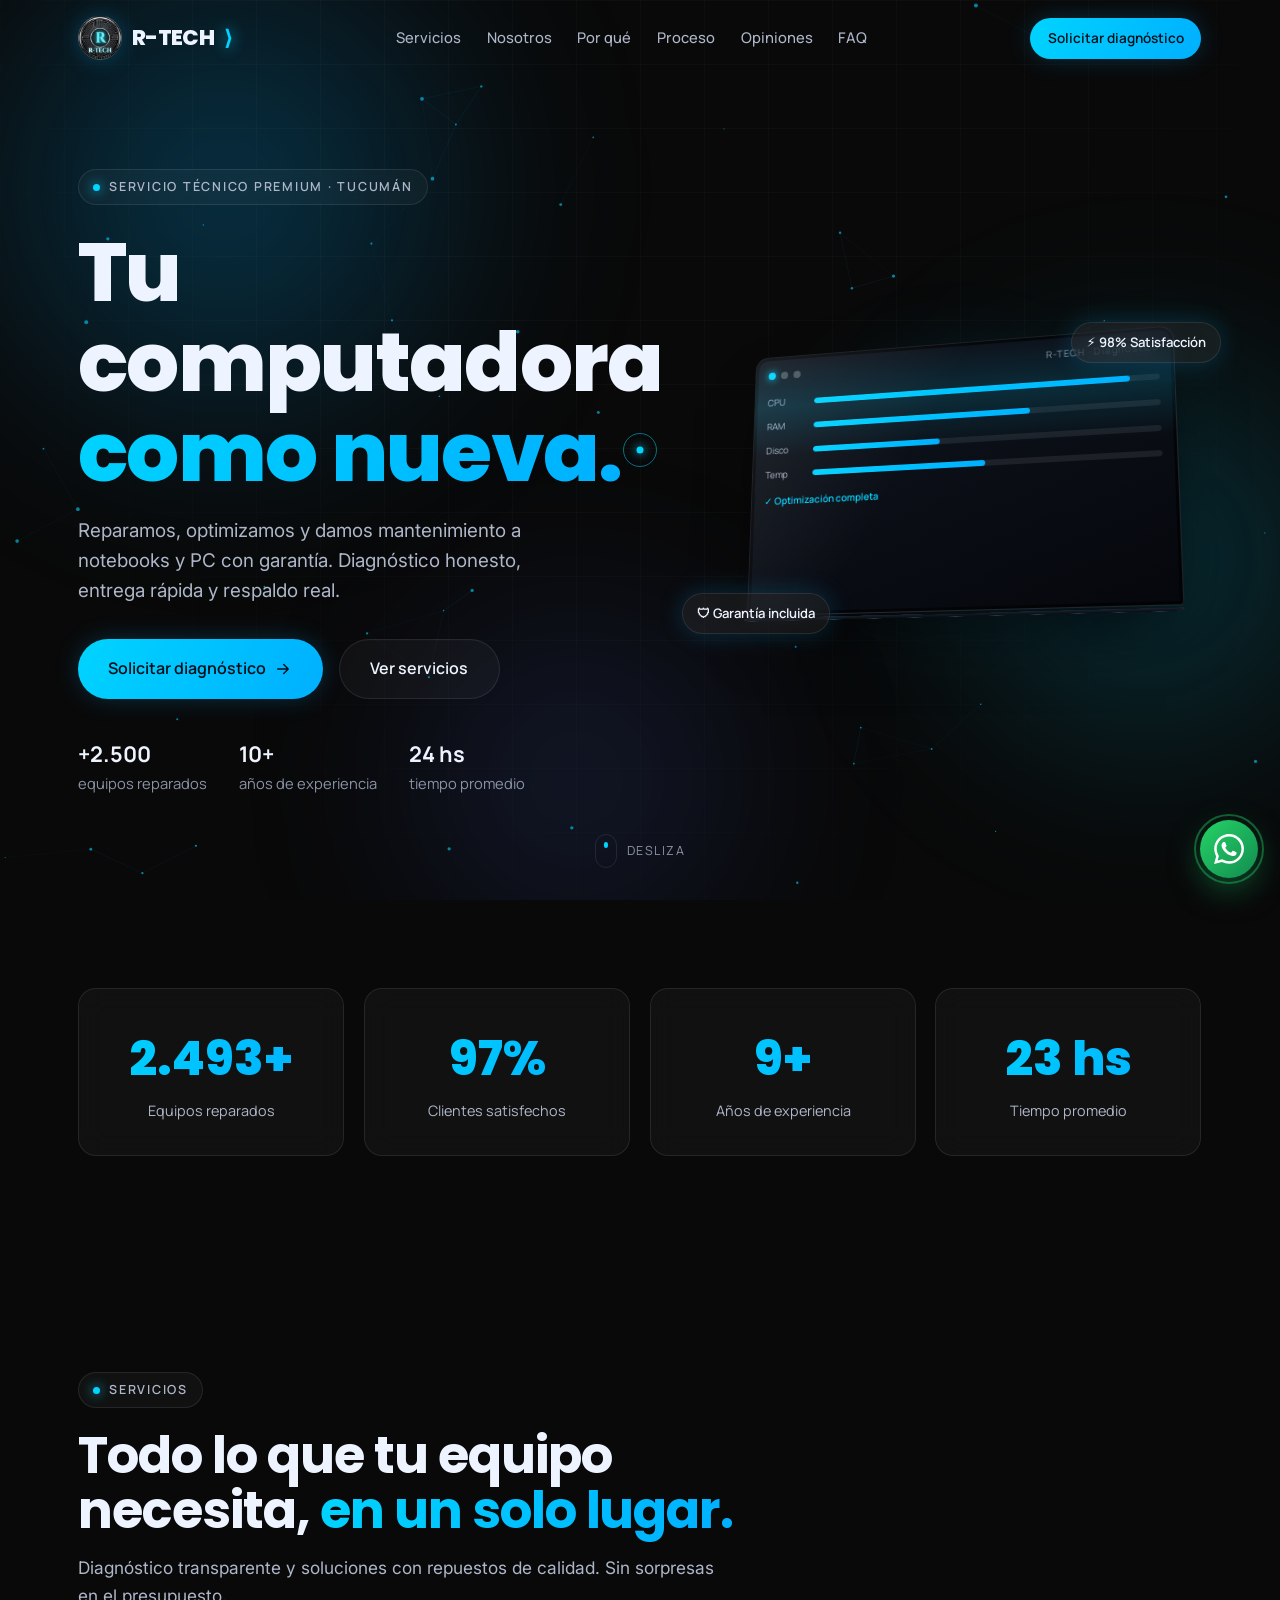
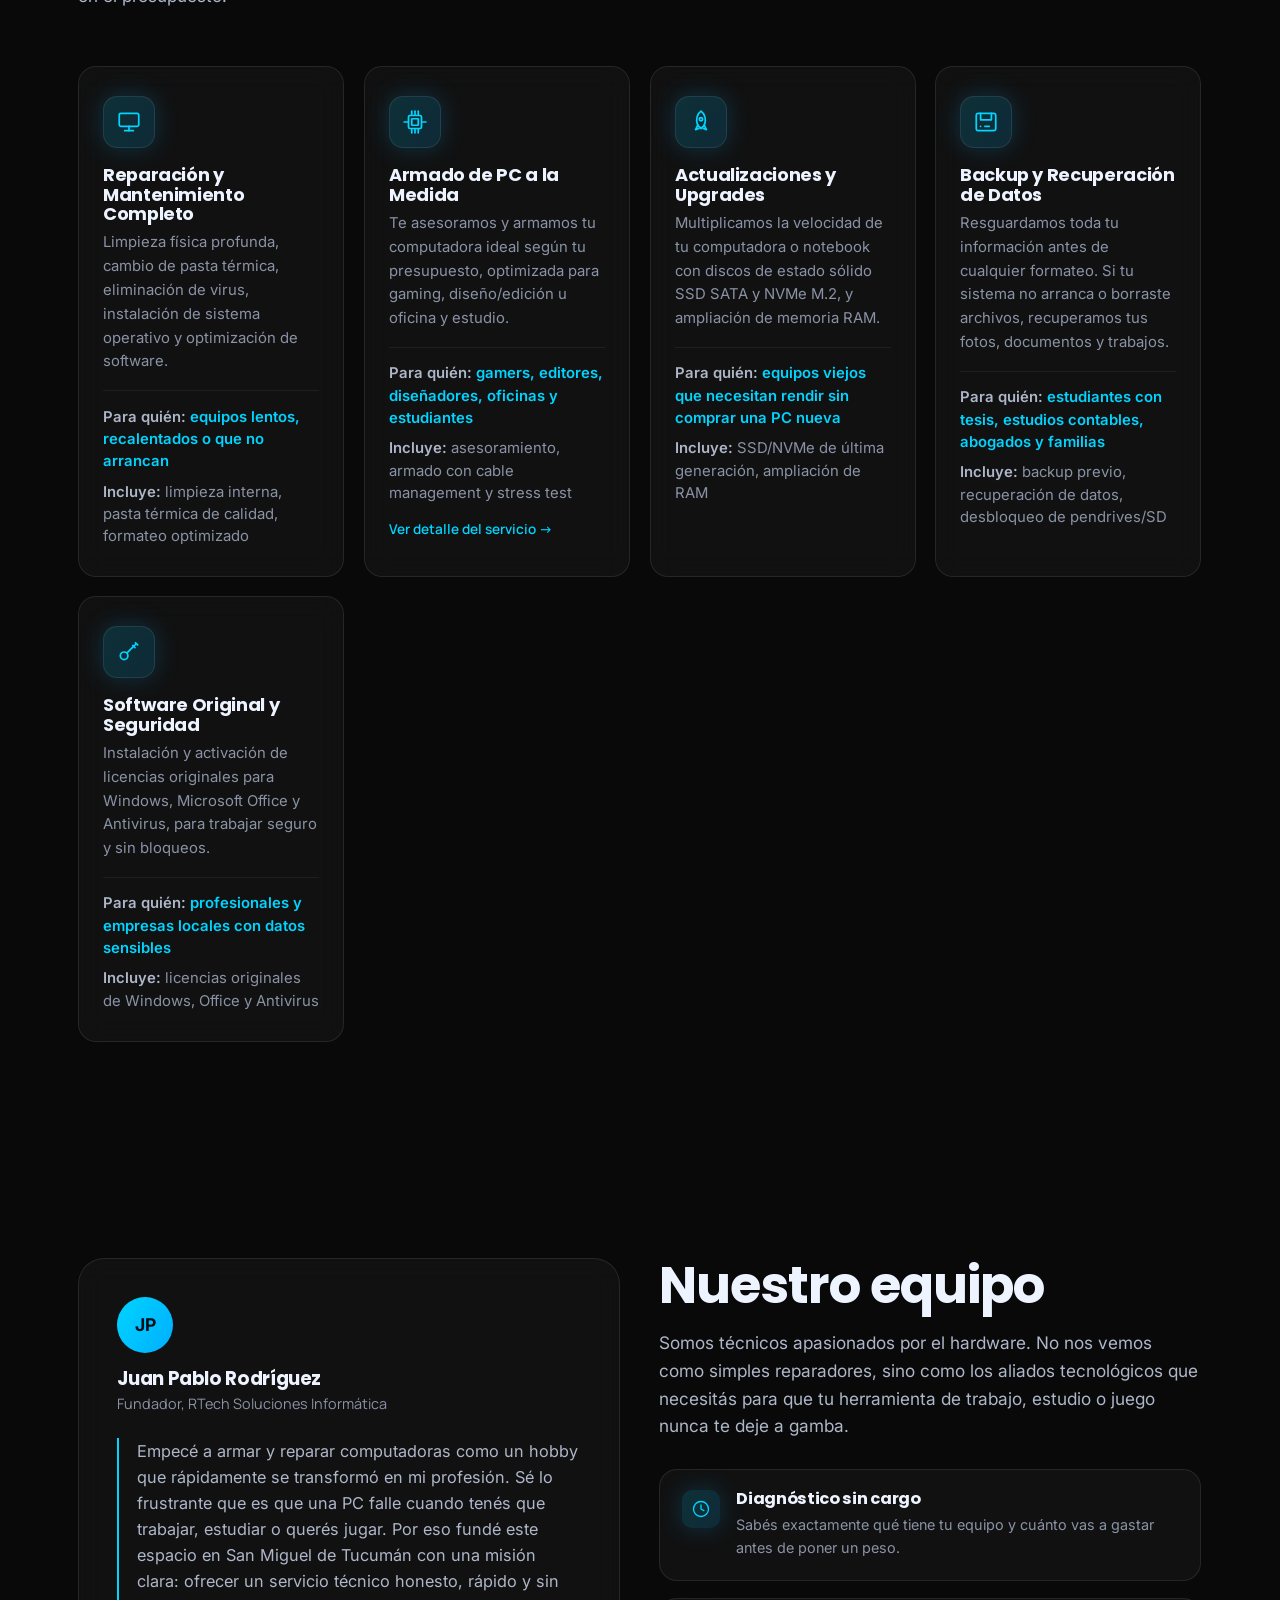
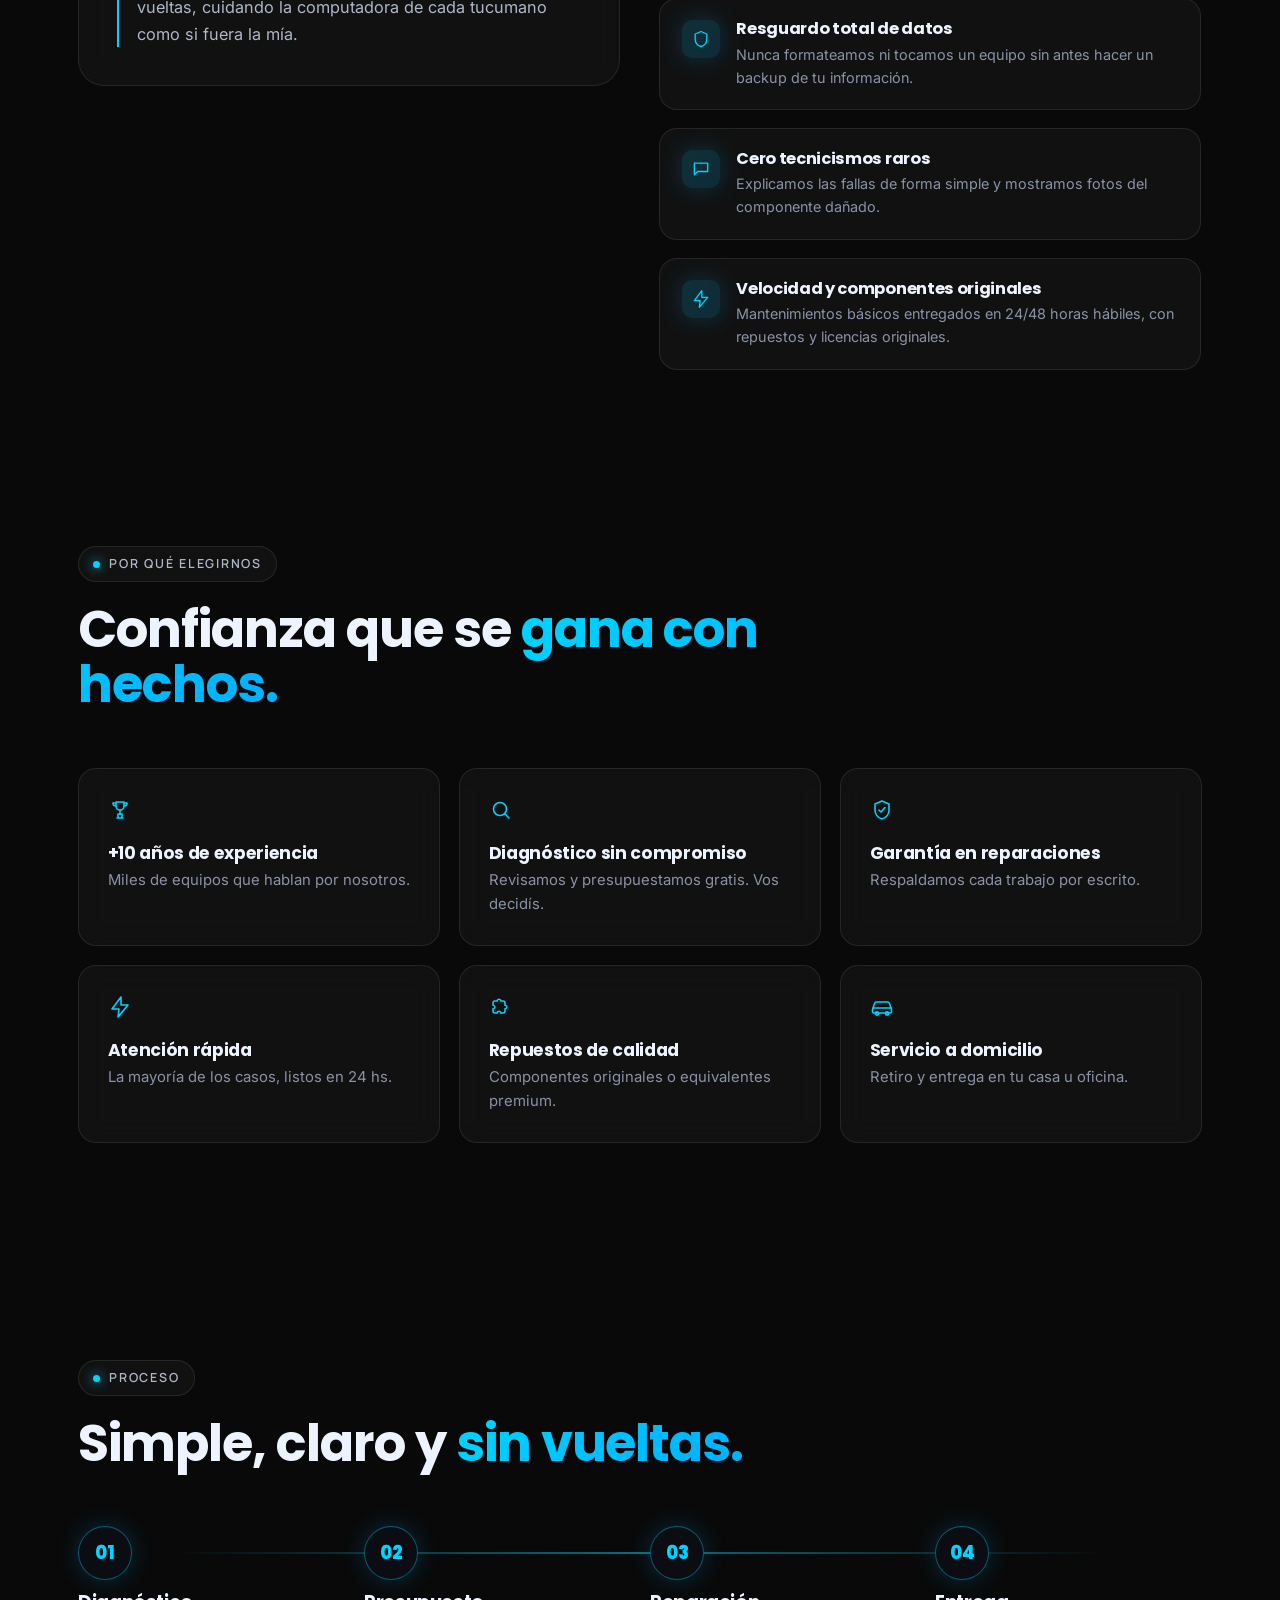
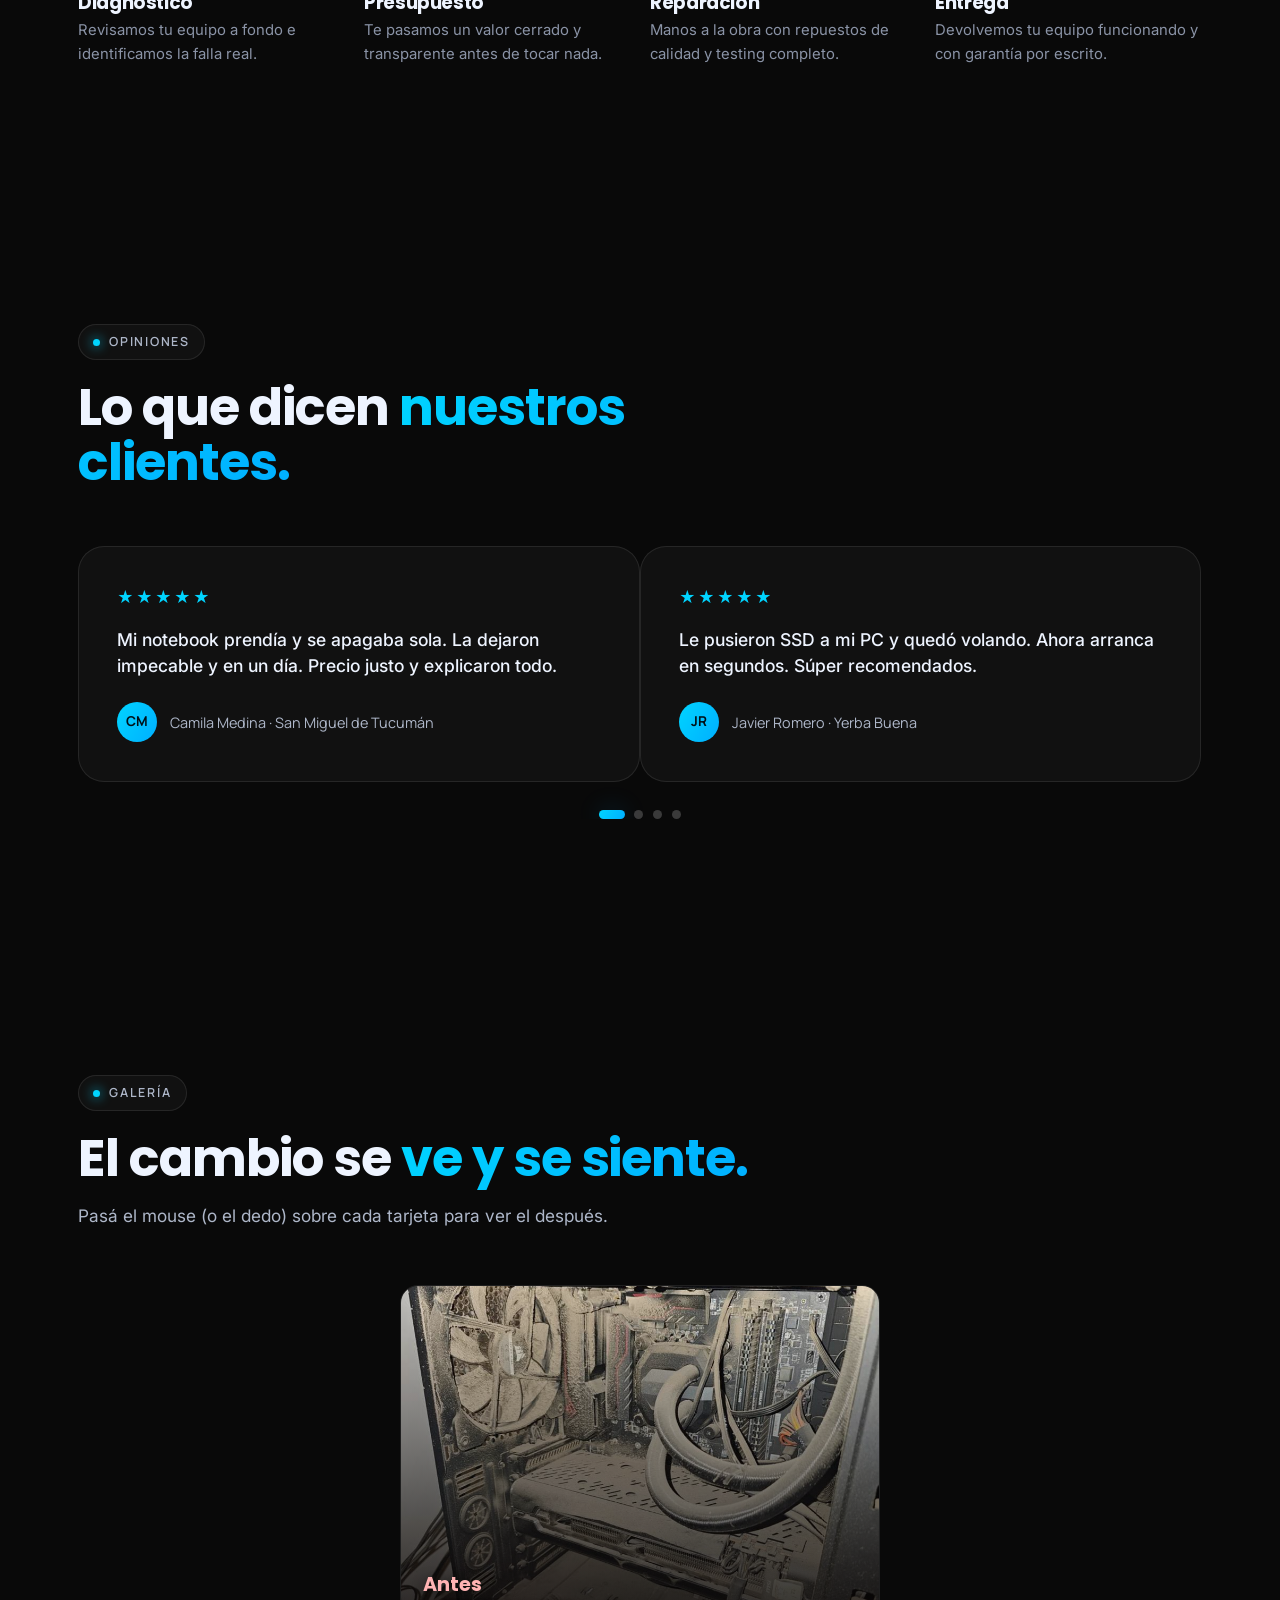
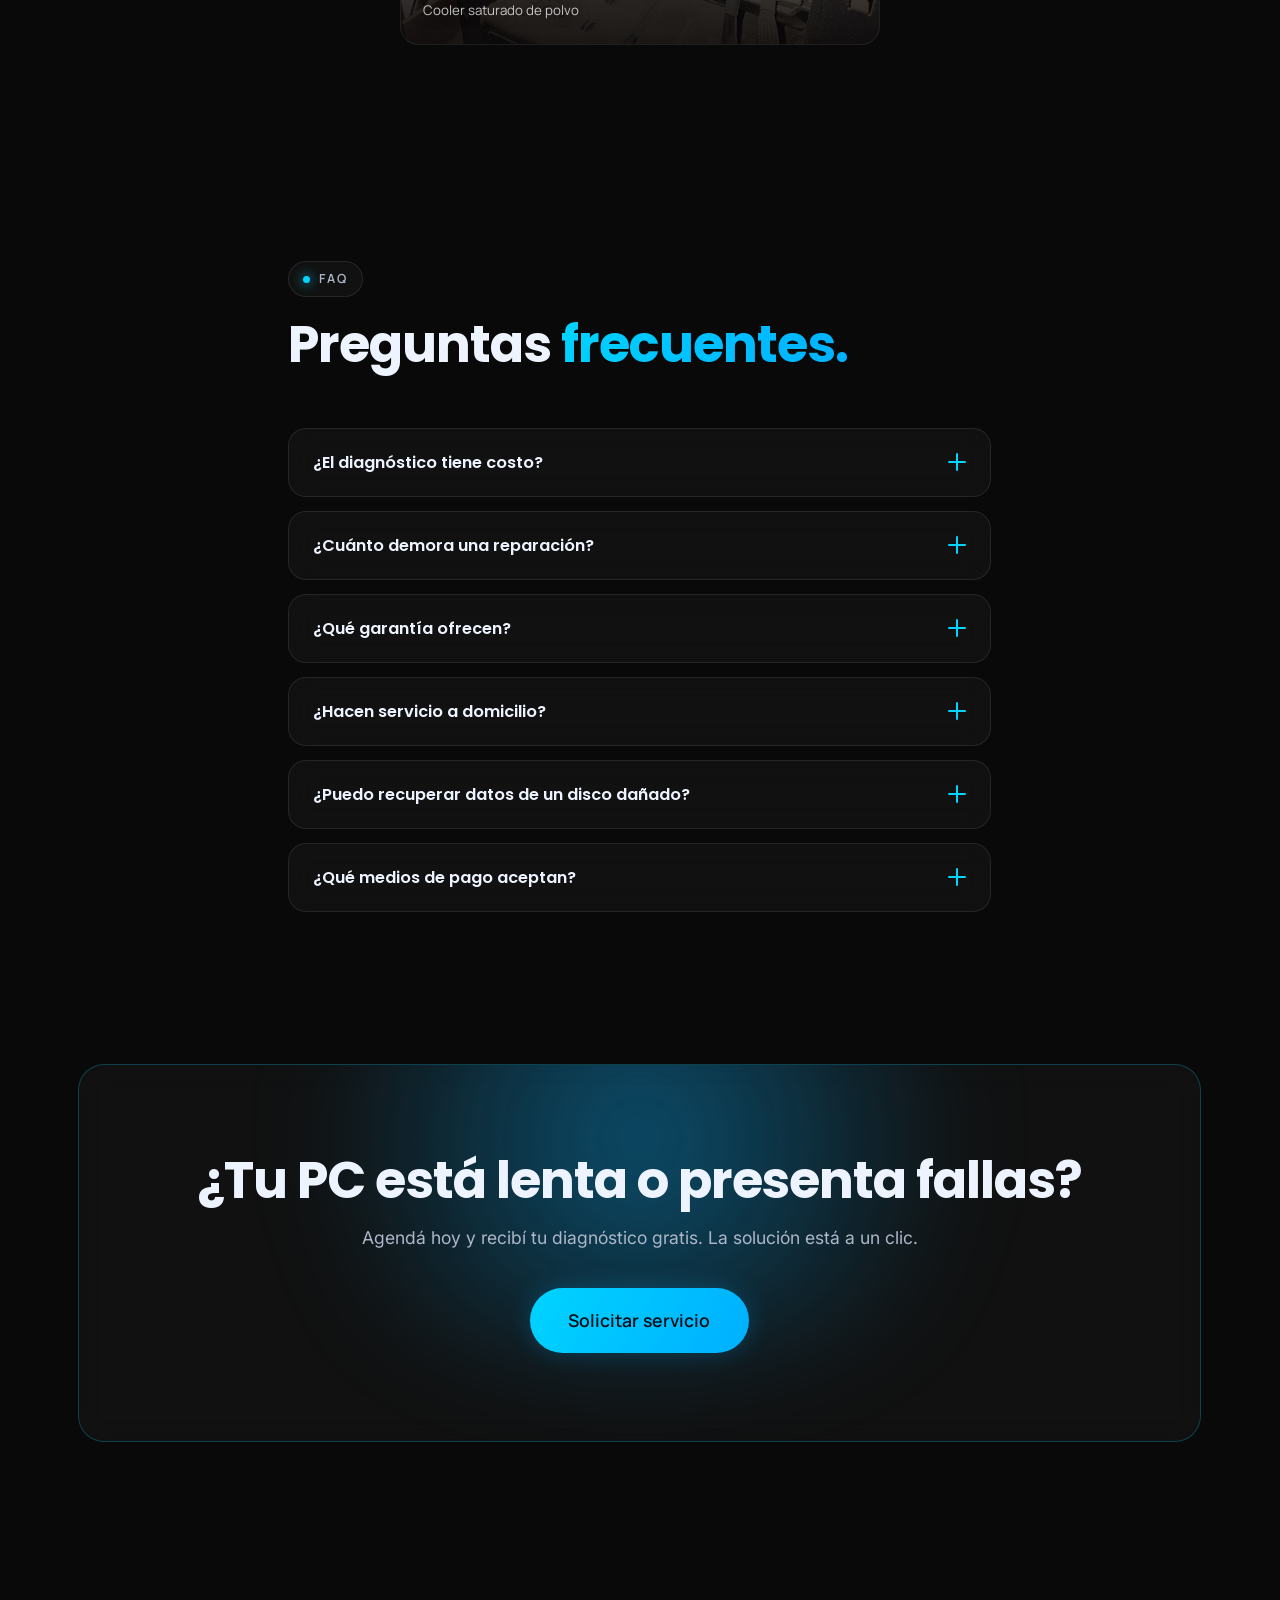
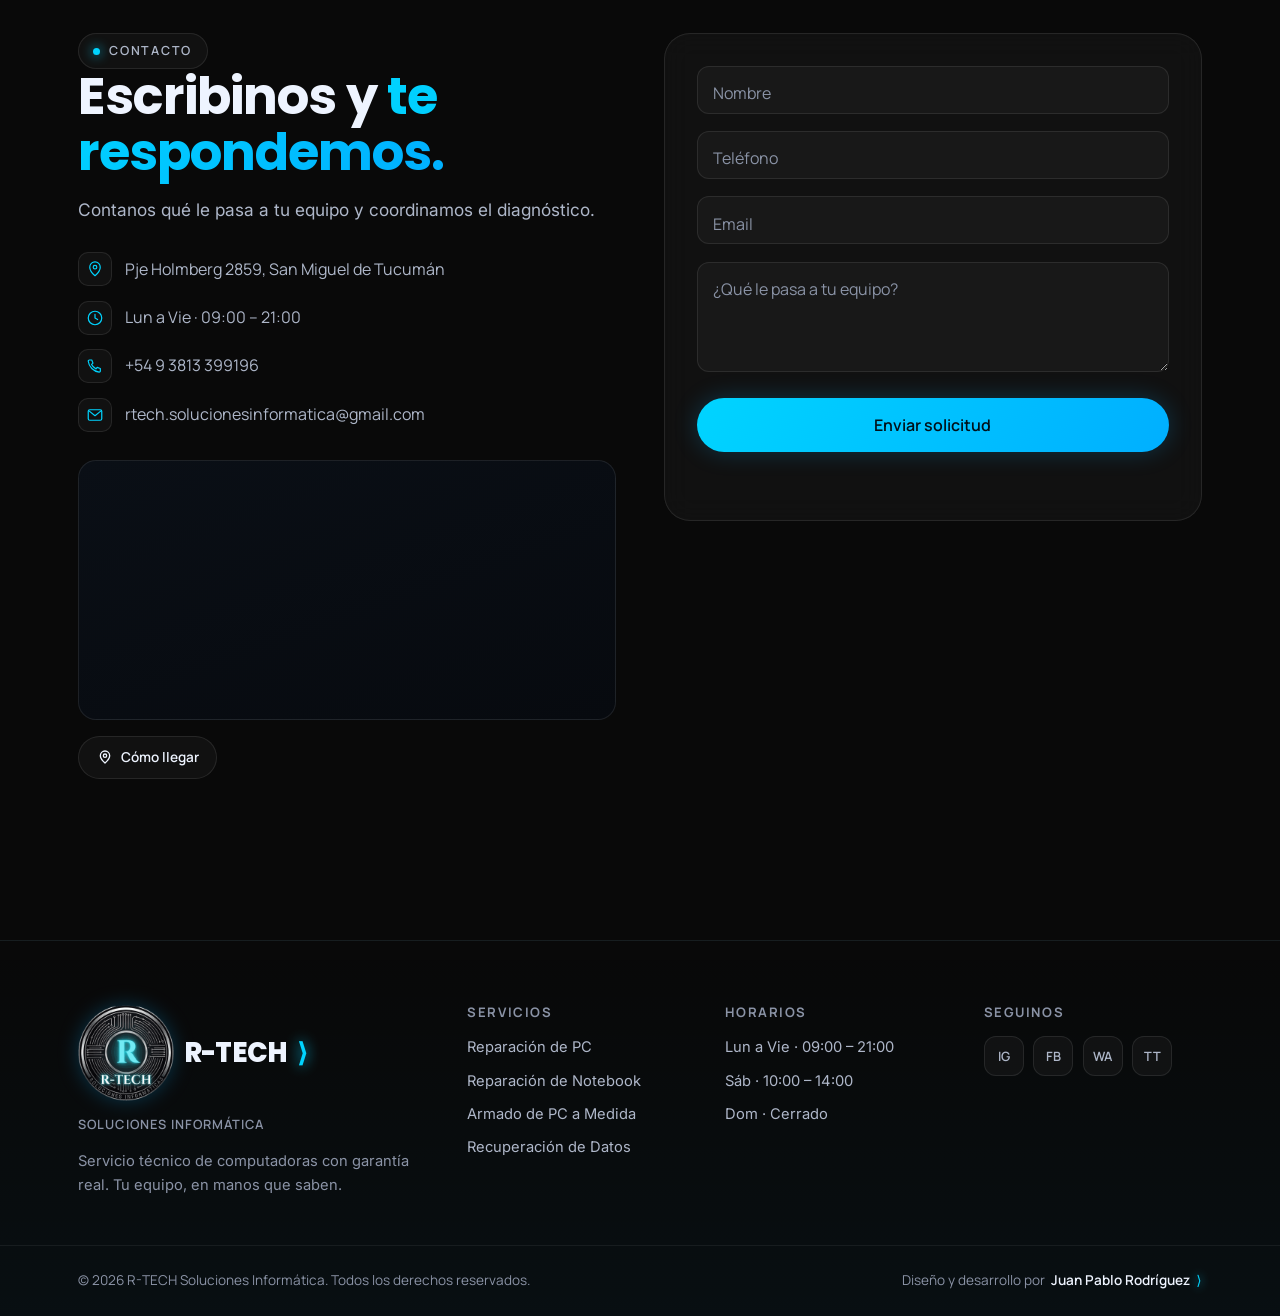
<file: index.html>
<!DOCTYPE html>
<html lang="es">
<head>
  <!-- ============================================================
       META BÁSICOS
  ============================================================ -->
  <meta charset="UTF-8" />
  <meta name="viewport" content="width=device-width, initial-scale=1.0" />
  <title>R-TECH | Servicio Técnico de PC y Notebooks en San Miguel de Tucumán</title>

  <!-- ============================================================
       FAVICON / ÍCONO DE MARCA
  ============================================================ -->
  <link rel="icon" href="favicon.ico" sizes="any" />

  <!-- ============================================================
       SEO
  ============================================================ -->
  <meta name="description" content="Servicio técnico de PC y notebooks en San Miguel de Tucumán. Reparación, armado de PC a medida, recuperación de datos y mantenimiento con garantía escrita. Diagnóstico sin cargo." />
  <meta name="keywords" content="servicio técnico Tucumán, reparación de computadoras San Miguel de Tucumán, reparación de notebooks Tucumán, armado de PC a medida, armado pc gamer Tucumán, recuperación de datos Tucumán, optimización windows, eliminación de virus, service a domicilio Tucumán" />
  <meta name="author" content="R-TECH Soluciones Informática" />
  <meta name="robots" content="index, follow" />
  <meta name="geo.region" content="AR-T" />
  <meta name="geo.placename" content="San Miguel de Tucumán" />
  <meta name="theme-color" content="#090909" />
  <link rel="canonical" href="https://rtech-solucionesinformtica.github.io/-Somos-R-Tech-Soluciones-/" />

  <!-- Open Graph -->
  <meta property="og:type" content="website" />
  <meta property="og:site_name" content="R-TECH Soluciones Informática" />
  <meta property="og:title" content="R-TECH | Servicio Técnico de PC y Notebooks en San Miguel de Tucumán" />
  <meta property="og:description" content="Reparación, armado de PC a medida y mantenimiento de notebooks y PC con garantía escrita. Diagnóstico sin cargo en San Miguel de Tucumán." />
  <meta property="og:locale" content="es_AR" />
  <meta property="og:url" content="https://rtech-solucionesinformtica.github.io/-Somos-R-Tech-Soluciones-/" />
  <meta property="og:image" content="https://rtech-solucionesinformtica.github.io/-Somos-R-Tech-Soluciones-/og-image.jpg" />
  <meta property="og:image:width" content="1200" />
  <meta property="og:image:height" content="630" />

  <!-- Twitter Card -->
  <meta name="twitter:card" content="summary_large_image" />
  <meta name="twitter:title" content="R-TECH | Servicio Técnico de PC y Notebooks en San Miguel de Tucumán" />
  <meta name="twitter:description" content="Reparación, armado de PC a medida y mantenimiento con garantía escrita. Diagnóstico sin cargo." />
  <meta name="twitter:image" content="https://rtech-solucionesinformtica.github.io/-Somos-R-Tech-Soluciones-/og-image.jpg" />

  <!-- ============================================================
       TIPOGRAFÍAS (Poppins display · Inter body · Manrope datos)
  ============================================================ -->
  <link rel="preconnect" href="https://fonts.googleapis.com" />
  <link rel="preconnect" href="https://fonts.gstatic.com" crossorigin />
  <link href="https://fonts.googleapis.com/css2?family=Poppins:wght@500;600;700;800&family=Inter:wght@400;500;600&family=Manrope:wght@500;600;700&display=swap" rel="stylesheet" />

  <link rel="stylesheet" href="style.css" />

  <!-- ============================================================
       SCHEMA.ORG · LocalBusiness (datos estructurados)
  ============================================================ -->
  <script type="application/ld+json">
  {
    "@context": "https://schema.org",
    "@type": "ElectronicsStore",
    "name": "R-TECH Soluciones Informática",
    "alternateName": "R-TECH Servicio Técnico de Computadoras",
    "image": "https://rtech-solucionesinformtica.github.io/-Somos-R-Tech-Soluciones-/og-image.jpg",
    "description": "Servicio técnico de PC y notebooks en San Miguel de Tucumán: reparación, armado de PC a medida, recuperación de datos y mantenimiento con garantía escrita.",
    "@id": "https://rtech-solucionesinformtica.github.io/-Somos-R-Tech-Soluciones-/#negocio",
    "url": "https://rtech-solucionesinformtica.github.io/-Somos-R-Tech-Soluciones-/",
    "telephone": "+5493813399196",
    "email": "rtech.solucionesinformatica@gmail.com",
    "priceRange": "$$",
    "address": {
      "@type": "PostalAddress",
      "streetAddress": "Pje Holmberg 2859",
      "addressLocality": "San Miguel de Tucumán",
      "addressRegion": "Tucumán",
      "postalCode": "T4001CZG",
      "addressCountry": "AR"
    },
    "openingHoursSpecification": [
      {
        "@type": "OpeningHoursSpecification",
        "dayOfWeek": ["Monday","Tuesday","Wednesday","Thursday","Friday"],
        "opens": "09:00",
        "closes": "21:00"
      },
      {
        "@type": "OpeningHoursSpecification",
        "dayOfWeek": ["Saturday"],
        "opens": "10:00",
        "closes": "14:00"
      }
    ],
    "hasOfferCatalog": {
      "@type": "OfferCatalog",
      "name": "Servicios R-TECH",
      "itemListElement": [
        { "@type": "Offer", "itemOffered": { "@type": "Service", "name": "Reparación de PC" } },
        { "@type": "Offer", "itemOffered": { "@type": "Service", "name": "Reparación de Notebooks" } },
        { "@type": "Offer", "itemOffered": { "@type": "Service", "name": "Armado de PC a Medida", "url": "https://rtech-solucionesinformtica.github.io/-Somos-R-Tech-Soluciones-/armado-pc-a-medida.html" } },
        { "@type": "Offer", "itemOffered": { "@type": "Service", "name": "Recuperación de Datos" } },
        { "@type": "Offer", "itemOffered": { "@type": "Service", "name": "Eliminación de Virus" } },
        { "@type": "Offer", "itemOffered": { "@type": "Service", "name": "Mantenimiento Preventivo" } }
      ]
    }
  }
  </script>

  <!-- ============================================================
       SCHEMA.ORG · FAQPage (para rich snippets en resultados)
  ============================================================ -->
  <script type="application/ld+json">
  {
    "@context": "https://schema.org",
    "@type": "FAQPage",
    "mainEntity": [
      {
        "@type": "Question",
        "name": "¿El diagnóstico tiene costo?",
        "acceptedAnswer": { "@type": "Answer", "text": "No. Revisamos tu equipo y te entregamos un presupuesto sin compromiso. Si no reparás, no pagás nada." }
      },
      {
        "@type": "Question",
        "name": "¿Cuánto demora una reparación?",
        "acceptedAnswer": { "@type": "Answer", "text": "La mayoría queda lista en 24 hs. Casos con repuestos especiales pueden tardar un poco más; siempre te avisamos antes." }
      },
      {
        "@type": "Question",
        "name": "¿Qué garantía ofrecen?",
        "acceptedAnswer": { "@type": "Answer", "text": "Todas las reparaciones incluyen garantía por escrito sobre el trabajo y los repuestos instalados." }
      },
      {
        "@type": "Question",
        "name": "¿Hacen servicio a domicilio?",
        "acceptedAnswer": { "@type": "Answer", "text": "Sí. Retiramos y entregamos tu equipo en tu casa u oficina dentro de la zona de cobertura." }
      },
      {
        "@type": "Question",
        "name": "¿Puedo recuperar datos de un disco dañado?",
        "acceptedAnswer": { "@type": "Answer", "text": "En la mayoría de los casos sí. Evaluamos el disco y te indicamos la probabilidad real antes de intervenir." }
      },
      {
        "@type": "Question",
        "name": "¿Qué medios de pago aceptan?",
        "acceptedAnswer": { "@type": "Answer", "text": "Podés abonar en efectivo, transferencia bancaria o Mercado Pago al momento de retirar tu equipo ya reparado." }
      }
    ]
  }
  </script>
  <noscript><style>.reveal{opacity:1!important;transform:none!important}</style></noscript>
</head>

<body>

  <!-- ============================================================
       CURSOR INTERACTIVO (glow que sigue al mouse)
  ============================================================ -->
  <div class="cursor-dot" data-cursor-dot></div>
  <div class="cursor-glow" data-cursor-glow></div>

  <!-- ============================================================
       FONDO GLOBAL · Aurora + partículas (canvas) + grilla
  ============================================================ -->
  <div class="bg-fx" aria-hidden="true">
    <div class="aurora aurora--1"></div>
    <div class="aurora aurora--2"></div>
    <div class="aurora aurora--3"></div>
    <div class="grid-overlay"></div>
    <canvas id="particles"></canvas>
  </div>

  <!-- Barra de progreso de scroll -->
  <div class="scroll-progress" data-scroll-progress aria-hidden="true"></div>

  <!-- ============================================================
       NAVBAR · glass sticky
  ============================================================ -->
  <header class="nav" data-nav>
    <div class="container nav__inner">
      <a href="#hero" class="brand" aria-label="R-TECH inicio">
        <img src="logo.png" alt="R-TECH Soluciones Informática" class="brand__logo" width="44" height="44" />
        <span class="brand__mark">R-TECH</span><span class="brand__chevron">⟩</span>
      </a>

      <nav class="nav__links" aria-label="Navegación principal">
        <a href="#servicios">Servicios</a>
        <a href="#fundador">Nosotros</a>
        <a href="#nosotros">Por qué</a>
        <a href="#proceso">Proceso</a>
        <a href="#testimonios">Opiniones</a>
        <a href="#faq">FAQ</a>
      </nav>

      <a href="#contacto" class="btn btn--sm btn--primary">Solicitar diagnóstico</a>

      <button class="nav__burger" data-burger aria-label="Abrir menú" aria-expanded="false">
        <span></span><span></span><span></span>
      </button>
    </div>

    <!-- Menú móvil -->
    <div class="nav__mobile" data-mobile-menu>
      <a href="#servicios">Servicios</a>
      <a href="#fundador">Nosotros</a>
      <a href="#nosotros">Por qué elegirnos</a>
      <a href="#proceso">Proceso</a>
      <a href="#testimonios">Opiniones</a>
      <a href="#faq">FAQ</a>
      <a href="#contacto" class="btn btn--primary">Solicitar diagnóstico</a>
    </div>
  </header>

  <main>

    <!-- ============================================================
         HERO
    ============================================================ -->
    <section class="hero" id="hero">
      <div class="container hero__inner">

        <div class="hero__copy">
          <span class="eyebrow reveal" data-reveal>
            <span class="eyebrow__dot"></span> Servicio técnico premium · Tucumán
          </span>

          <h1 class="hero__title reveal" data-reveal data-reveal-delay="80">
            Tu computadora<br /><span class="grad">como nueva.</span>
          </h1>

          <p class="hero__sub reveal" data-reveal data-reveal-delay="160">
            Reparamos, optimizamos y damos mantenimiento a notebooks y PC
            con garantía. Diagnóstico honesto, entrega rápida y respaldo real.
          </p>

          <div class="hero__actions reveal" data-reveal data-reveal-delay="240">
            <a href="#contacto" class="btn btn--primary btn--lg">
              Solicitar diagnóstico
              <svg width="18" height="18" viewBox="0 0 24 24" fill="none" aria-hidden="true"><path d="M5 12h14M13 6l6 6-6 6" stroke="currentColor" stroke-width="2" stroke-linecap="round" stroke-linejoin="round"/></svg>
            </a>
            <a href="#servicios" class="btn btn--ghost btn--lg">Ver servicios</a>
          </div>

          <ul class="hero__trust reveal" data-reveal data-reveal-delay="320">
            <li><strong>+2.500</strong> equipos reparados</li>
            <li><strong>10+</strong> años de experiencia</li>
            <li><strong>24 hs</strong> tiempo promedio</li>
          </ul>
        </div>

        <!-- PC 3D ilustrada con luces (CSS puro + SVG) -->
        <div class="hero__stage reveal" data-reveal data-reveal-delay="200" data-tilt>
          <div class="glow-orb"></div>

          <div class="laptop" data-tilt-inner>
            <!-- Pantalla -->
            <div class="laptop__screen">
              <div class="screen__scan"></div>
              <div class="screen__ui">
                <div class="ui__topbar">
                  <span class="ui__dot"></span><span class="ui__dot"></span><span class="ui__dot"></span>
                  <span class="ui__title">R-TECH · Diagnóstico</span>
                </div>
                <div class="ui__body">
                  <div class="ui__row"><span>CPU</span><i style="--w:92%"></i></div>
                  <div class="ui__row"><span>RAM</span><i style="--w:64%"></i></div>
                  <div class="ui__row"><span>Disco</span><i style="--w:38%"></i></div>
                  <div class="ui__row"><span>Temp</span><i style="--w:51%"></i></div>
                  <div class="ui__status">✓ Optimización completa</div>
                </div>
              </div>
              <div class="screen__glare"></div>
            </div>
            <!-- Base / teclado -->
            <div class="laptop__base">
              <div class="base__notch"></div>
            </div>
          </div>

          <!-- Chips flotantes -->
          <div class="chip chip--1">⚡ 98% Satisfacción</div>
          <div class="chip chip--2">🛡 Garantía incluida</div>
        </div>

      </div>

      <a href="#servicios" class="hero__scroll" aria-label="Bajar">
        <span></span> Desliza
      </a>
    </section>


    <!-- ============================================================
         CONTADORES
    ============================================================ -->
    <section class="section section--tight" id="stats">
      <div class="container">
        <div class="stats" data-counters>
          <div class="stat reveal" data-reveal>
            <span class="stat__num" data-count="2500" data-suffix="+">0</span>
            <span class="stat__label">Equipos reparados</span>
          </div>
          <div class="stat reveal" data-reveal>
            <span class="stat__num" data-count="98" data-suffix="%">0</span>
            <span class="stat__label">Clientes satisfechos</span>
          </div>
          <div class="stat reveal" data-reveal>
            <span class="stat__num" data-count="10" data-suffix="+">0</span>
            <span class="stat__label">Años de experiencia</span>
          </div>
          <div class="stat reveal" data-reveal>
            <span class="stat__num" data-count="24" data-suffix=" hs">0</span>
            <span class="stat__label">Tiempo promedio</span>
          </div>
        </div>
      </div>
    </section>

    <!-- ============================================================
         SERVICIOS
    ============================================================ -->
    <section class="section" id="servicios">
      <div class="container">
        <header class="section__head reveal" data-reveal>
          <span class="eyebrow"><span class="eyebrow__dot"></span> Servicios</span>
          <h2 class="section__title">Todo lo que tu equipo necesita, <span class="grad">en un solo lugar.</span></h2>
          <p class="section__lead">Diagnóstico transparente y soluciones con repuestos de calidad. Sin sorpresas en el presupuesto.</p>
        </header>

        <div class="cards" data-stagger>
          <!-- Card = icono + título + descripción + meta (Para quién/Incluye) + tilt 3D + glow -->
          <article class="card reveal" data-reveal data-tilt>
            <div class="card__icon"><svg viewBox="0 0 24 24" fill="none" stroke="currentColor" stroke-width="1.6" stroke-linecap="round" stroke-linejoin="round"><rect x="3" y="4" width="18" height="12" rx="1.5"/><line x1="8" y1="20" x2="16" y2="20"/><line x1="12" y1="16" x2="12" y2="20"/></svg></div>
            <h3>Reparación y Mantenimiento Completo</h3>
            <p>Limpieza física profunda, cambio de pasta térmica, eliminación de virus, instalación de sistema operativo y optimización de software.</p>
            <div class="card__meta">
              <p><strong>Para quién:</strong> <span class="card__meta-accent">equipos lentos, recalentados o que no arrancan</span></p>
              <p><strong>Incluye:</strong> limpieza interna, pasta térmica de calidad, formateo optimizado</p>
            </div>
          </article>
          <article class="card reveal" data-reveal data-tilt>
            <div class="card__icon"><svg viewBox="0 0 24 24" fill="none" stroke="currentColor" stroke-width="1.6" stroke-linecap="round" stroke-linejoin="round"><rect x="6" y="6" width="12" height="12" rx="1.5"/><rect x="9" y="9" width="6" height="6" rx="0.5"/><line x1="12" y1="2" x2="12" y2="5"/><line x1="12" y1="19" x2="12" y2="22"/><line x1="2" y1="12" x2="5" y2="12"/><line x1="19" y1="12" x2="22" y2="12"/><line x1="9" y1="2" x2="9" y2="5"/><line x1="15" y1="2" x2="15" y2="5"/><line x1="9" y1="19" x2="9" y2="22"/><line x1="15" y1="19" x2="15" y2="22"/></svg></div>
            <h3>Armado de PC a la Medida</h3>
            <p>Te asesoramos y armamos tu computadora ideal según tu presupuesto, optimizada para gaming, diseño/edición u oficina y estudio.</p>
            <div class="card__meta">
              <p><strong>Para quién:</strong> <span class="card__meta-accent">gamers, editores, diseñadores, oficinas y estudiantes</span></p>
              <p><strong>Incluye:</strong> asesoramiento, armado con cable management y stress test</p>
            </div>
            <a href="armado-pc-a-medida.html" class="card__link">Ver detalle del servicio →</a>
          </article>
          <article class="card reveal" data-reveal data-tilt>
            <div class="card__icon"><svg viewBox="0 0 24 24" fill="none" stroke="currentColor" stroke-width="1.6" stroke-linecap="round" stroke-linejoin="round"><path d="M12 2c2.5 2 4 5 4 8.5 0 2-.7 3.8-1.7 5.3L12 18l-2.3-2.2C8.7 14.3 8 12.5 8 10.5 8 7 9.5 4 12 2z"/><circle cx="12" cy="9.5" r="1.5"/><path d="M9 15l-2 4 3-1M15 15l2 4-3-1"/></svg></div>
            <h3>Actualizaciones y Upgrades</h3>
            <p>Multiplicamos la velocidad de tu computadora o notebook con discos de estado sólido SSD SATA y NVMe M.2, y ampliación de memoria RAM.</p>
            <div class="card__meta">
              <p><strong>Para quién:</strong> <span class="card__meta-accent">equipos viejos que necesitan rendir sin comprar una PC nueva</span></p>
              <p><strong>Incluye:</strong> SSD/NVMe de última generación, ampliación de RAM</p>
            </div>
          </article>
          <article class="card reveal" data-reveal data-tilt>
            <div class="card__icon"><svg viewBox="0 0 24 24" fill="none" stroke="currentColor" stroke-width="1.6" stroke-linecap="round" stroke-linejoin="round"><rect x="3" y="4" width="18" height="16" rx="2"/><path d="M7 4v6h10V4"/><line x1="7" y1="16" x2="7.01" y2="16"/><line x1="11" y1="16" x2="15" y2="16"/></svg></div>
            <h3>Backup y Recuperación de Datos</h3>
            <p>Resguardamos toda tu información antes de cualquier formateo. Si tu sistema no arranca o borraste archivos, recuperamos tus fotos, documentos y trabajos.</p>
            <div class="card__meta">
              <p><strong>Para quién:</strong> <span class="card__meta-accent">estudiantes con tesis, estudios contables, abogados y familias</span></p>
              <p><strong>Incluye:</strong> backup previo, recuperación de datos, desbloqueo de pendrives/SD</p>
            </div>
          </article>
          <article class="card reveal" data-reveal data-tilt>
            <div class="card__icon"><svg viewBox="0 0 24 24" fill="none" stroke="currentColor" stroke-width="1.6" stroke-linecap="round" stroke-linejoin="round"><circle cx="7.5" cy="15.5" r="3.5"/><path d="M10 13l8.5-8.5"/><path d="M15.5 6l2 2"/><path d="M18 3.5l2 2"/></svg></div>
            <h3>Software Original y Seguridad</h3>
            <p>Instalación y activación de licencias originales para Windows, Microsoft Office y Antivirus, para trabajar seguro y sin bloqueos.</p>
            <div class="card__meta">
              <p><strong>Para quién:</strong> <span class="card__meta-accent">profesionales y empresas locales con datos sensibles</span></p>
              <p><strong>Incluye:</strong> licencias originales de Windows, Office y Antivirus</p>
            </div>
          </article>
        </div>
      </div>
    </section>

    <!-- ============================================================
         FUNDADOR
    ============================================================ -->
    <section class="section section--tight" id="fundador">
      <div class="container">
        <div class="founder-grid">
          <div class="founder glass reveal" data-reveal>
            <span class="founder__av">JP</span>
            <div class="founder__info">
              <h3>Juan Pablo Rodríguez</h3>
              <p class="founder__role">Fundador, RTech Soluciones Informática</p>
            </div>
            <blockquote class="founder__quote">Empecé a armar y reparar computadoras como un hobby que rápidamente se transformó en mi profesión. Sé lo frustrante que es que una PC falle cuando tenés que trabajar, estudiar o querés jugar. Por eso fundé este espacio en San Miguel de Tucumán con una misión clara: ofrecer un servicio técnico honesto, rápido y sin vueltas, cuidando la computadora de cada tucumano como si fuera la mía.</blockquote>
          </div>

          <div class="founder-team reveal" data-reveal>
            <h2 class="section__title">Nuestro equipo</h2>
            <p class="section__lead">Somos técnicos apasionados por el hardware. No nos vemos como simples reparadores, sino como los aliados tecnológicos que necesitás para que tu herramienta de trabajo, estudio o juego nunca te deje a gamba.</p>

            <div class="founder-team__list">
              <div class="founder-team__item">
                <span class="founder-team__ic"><svg viewBox="0 0 24 24" fill="none" stroke="currentColor" stroke-width="1.6" stroke-linecap="round" stroke-linejoin="round"><circle cx="12" cy="12" r="9"/><path d="M12 7v5l3.5 2"/></svg></span>
                <div>
                  <h3>Diagnóstico sin cargo</h3>
                  <p>Sabés exactamente qué tiene tu equipo y cuánto vas a gastar antes de poner un peso.</p>
                </div>
              </div>
              <div class="founder-team__item">
                <span class="founder-team__ic"><svg viewBox="0 0 24 24" fill="none" stroke="currentColor" stroke-width="1.6" stroke-linecap="round" stroke-linejoin="round"><path d="M12 3l7 3v6c0 4.5-3 8-7 9-4-1-7-4.5-7-9V6l7-3z"/></svg></span>
                <div>
                  <h3>Resguardo total de datos</h3>
                  <p>Nunca formateamos ni tocamos un equipo sin antes hacer un backup de tu información.</p>
                </div>
              </div>
              <div class="founder-team__item">
                <span class="founder-team__ic"><svg viewBox="0 0 24 24" fill="none" stroke="currentColor" stroke-width="1.6" stroke-linecap="round" stroke-linejoin="round"><path d="M4 5h16v10H8l-4 4V5z"/></svg></span>
                <div>
                  <h3>Cero tecnicismos raros</h3>
                  <p>Explicamos las fallas de forma simple y mostramos fotos del componente dañado.</p>
                </div>
              </div>
              <div class="founder-team__item">
                <span class="founder-team__ic"><svg viewBox="0 0 24 24" fill="none" stroke="currentColor" stroke-width="1.6" stroke-linecap="round" stroke-linejoin="round"><polygon points="13 2 4 14 11 14 10 22 20 10 13 10 13 2"/></svg></span>
                <div>
                  <h3>Velocidad y componentes originales</h3>
                  <p>Mantenimientos básicos entregados en 24/48 horas hábiles, con repuestos y licencias originales.</p>
                </div>
              </div>
            </div>
          </div>
        </div>
      </div>
    </section>

    <!-- ============================================================
         POR QUÉ ELEGIRNOS
    ============================================================ -->
    <section class="section section--tight" id="nosotros">
      <div class="container">
        <header class="section__head reveal" data-reveal>
          <span class="eyebrow"><span class="eyebrow__dot"></span> Por qué elegirnos</span>
          <h2 class="section__title">Confianza que se <span class="grad">gana con hechos.</span></h2>
        </header>

        <div class="reasons">
          <div class="reason reveal" data-reveal>
            <span class="reason__ic"><svg viewBox="0 0 24 24" fill="none" stroke="currentColor" stroke-width="1.6" stroke-linecap="round" stroke-linejoin="round"><path d="M8 4h8v4a4 4 0 01-8 0V4z"/><path d="M8 5H5a3 3 0 003 3M16 5h3a3 3 0 01-3 3"/><line x1="12" y1="12" x2="12" y2="16"/><path d="M9 20h6M10 16h4v4h-4z"/></svg></span>
            <h3>+10 años de experiencia</h3>
            <p>Miles de equipos que hablan por nosotros.</p>
          </div>
          <div class="reason reveal" data-reveal>
            <span class="reason__ic"><svg viewBox="0 0 24 24" fill="none" stroke="currentColor" stroke-width="1.6" stroke-linecap="round" stroke-linejoin="round"><circle cx="11" cy="11" r="6.5"/><line x1="20" y1="20" x2="15.8" y2="15.8"/></svg></span>
            <h3>Diagnóstico sin compromiso</h3>
            <p>Revisamos y presupuestamos gratis. Vos decidís.</p>
          </div>
          <div class="reason reveal" data-reveal>
            <span class="reason__ic"><svg viewBox="0 0 24 24" fill="none" stroke="currentColor" stroke-width="1.6" stroke-linecap="round" stroke-linejoin="round"><path d="M12 3l7 3v6c0 4.5-3 8-7 9-4-1-7-4.5-7-9V6l7-3z"/><path d="M9 12l2 2 4-4.5"/></svg></span>
            <h3>Garantía en reparaciones</h3>
            <p>Respaldamos cada trabajo por escrito.</p>
          </div>
          <div class="reason reveal" data-reveal>
            <span class="reason__ic"><svg viewBox="0 0 24 24" fill="none" stroke="currentColor" stroke-width="1.6" stroke-linecap="round" stroke-linejoin="round"><polygon points="13 2 4 14 11 14 10 22 20 10 13 10 13 2"/></svg></span>
            <h3>Atención rápida</h3>
            <p>La mayoría de los casos, listos en 24 hs.</p>
          </div>
          <div class="reason reveal" data-reveal>
            <span class="reason__ic"><svg viewBox="0 0 24 24" fill="none" stroke="currentColor" stroke-width="1.6" stroke-linejoin="round" stroke-linecap="round"><path d="M4 8a2 2 0 012-2h2.2a1.8 1.8 0 113.6 0H14a2 2 0 012 2v2.2a1.8 1.8 0 110 3.6V16a2 2 0 01-2 2h-2.2a1.8 1.8 0 10-3.6 0H6a2 2 0 01-2-2v-2.2a1.8 1.8 0 100-3.6V8z"/></svg></span>
            <h3>Repuestos de calidad</h3>
            <p>Componentes originales o equivalentes premium.</p>
          </div>
          <div class="reason reveal" data-reveal>
            <span class="reason__ic"><svg viewBox="0 0 24 24" fill="none" stroke="currentColor" stroke-width="1.6" stroke-linecap="round" stroke-linejoin="round"><path d="M3 13l1.5-4.5A2 2 0 016.4 7h11.2a2 2 0 011.9 1.5L21 13"/><rect x="2.5" y="13" width="19" height="5" rx="1.5"/><circle cx="7" cy="18.5" r="1.6"/><circle cx="17" cy="18.5" r="1.6"/></svg></span>
            <h3>Servicio a domicilio</h3>
            <p>Retiro y entrega en tu casa u oficina.</p>
          </div>
        </div>
      </div>
    </section>

    <!-- ============================================================
         PROCESO (timeline animada)
    ============================================================ -->
    <section class="section" id="proceso">
      <div class="container">
        <header class="section__head reveal" data-reveal>
          <span class="eyebrow"><span class="eyebrow__dot"></span> Proceso</span>
          <h2 class="section__title">Simple, claro y <span class="grad">sin vueltas.</span></h2>
        </header>

        <ol class="timeline">
          <li class="step reveal" data-reveal>
            <span class="step__num">01</span>
            <div class="step__body">
              <h3>Diagnóstico</h3>
              <p>Revisamos tu equipo a fondo e identificamos la falla real.</p>
            </div>
          </li>
          <li class="step reveal" data-reveal>
            <span class="step__num">02</span>
            <div class="step__body">
              <h3>Presupuesto</h3>
              <p>Te pasamos un valor cerrado y transparente antes de tocar nada.</p>
            </div>
          </li>
          <li class="step reveal" data-reveal>
            <span class="step__num">03</span>
            <div class="step__body">
              <h3>Reparación</h3>
              <p>Manos a la obra con repuestos de calidad y testing completo.</p>
            </div>
          </li>
          <li class="step reveal" data-reveal>
            <span class="step__num">04</span>
            <div class="step__body">
              <h3>Entrega</h3>
              <p>Devolvemos tu equipo funcionando y con garantía por escrito.</p>
            </div>
          </li>
        </ol>
      </div>
    </section>

    <!-- ============================================================
         TESTIMONIOS (slider automático)
    ============================================================ -->
    <section class="section" id="testimonios">
      <div class="container">
        <header class="section__head reveal" data-reveal>
          <span class="eyebrow"><span class="eyebrow__dot"></span> Opiniones</span>
          <h2 class="section__title">Lo que dicen <span class="grad">nuestros clientes.</span></h2>
        </header>

        <div class="slider reveal" data-reveal data-slider>
          <div class="slider__track" data-slider-track>

            <figure class="quote">
              <div class="quote__stars">★★★★★</div>
              <blockquote>Mi notebook prendía y se apagaba sola. La dejaron impecable y en un día. Precio justo y explicaron todo.</blockquote>
              <figcaption><span class="quote__av">CM</span> Camila Medina · San Miguel de Tucumán</figcaption>
            </figure>

            <figure class="quote">
              <div class="quote__stars">★★★★★</div>
              <blockquote>Le pusieron SSD a mi PC y quedó volando. Ahora arranca en segundos. Súper recomendados.</blockquote>
              <figcaption><span class="quote__av">JR</span> Javier Romero · Yerba Buena</figcaption>
            </figure>

            <figure class="quote">
              <div class="quote__stars">★★★★★</div>
              <blockquote>Recuperaron las fotos de mi hija de un disco que daba por perdido. Eternamente agradecida.</blockquote>
              <figcaption><span class="quote__av">PS</span> Patricia Sosa · Tafí Viejo</figcaption>
            </figure>

            <figure class="quote">
              <div class="quote__stars">★★★★★</div>
              <blockquote>Me armaron el PC gamer soñado dentro de mi presupuesto. Cable management de otro nivel.</blockquote>
              <figcaption><span class="quote__av">FT</span> Fernando Torres · Banda del Río Salí</figcaption>
            </figure>

            <figure class="quote">
              <div class="quote__stars">★★★★★</div>
              <blockquote>Tenían el equipo lleno de virus y publicidad. Lo limpiaron completo y me dejaron protección. Cero drama.</blockquote>
              <figcaption><span class="quote__av">DL</span> Daniela López · Lules</figcaption>
            </figure>

          </div>

          <div class="slider__dots" data-slider-dots aria-hidden="true"></div>
        </div>
      </div>
    </section>

    <!-- ============================================================
         GALERÍA · Antes / Después
    ============================================================ -->
    <section class="section" id="galeria">
      <div class="container">
        <header class="section__head reveal" data-reveal>
          <span class="eyebrow"><span class="eyebrow__dot"></span> Galería</span>
          <h2 class="section__title">El cambio se <span class="grad">ve y se siente.</span></h2>
          <p class="section__lead">Pasá el mouse (o el dedo) sobre cada tarjeta para ver el después.</p>
        </header>

        <div class="gallery gallery--single">
          <div class="ba reveal" data-reveal>
            <div class="ba__face ba__before ba__face--photo" style="background-image: linear-gradient(180deg, rgba(9,7,7,.05) 0%, rgba(9,7,7,.9) 100%), url('galeria-antes-limpieza-pc.jpg');"><span>Antes</span><small>Cooler saturado de polvo</small></div>
            <div class="ba__face ba__after ba__face--photo" style="background-image: linear-gradient(180deg, rgba(5,18,26,.05) 0%, rgba(5,18,26,.9) 100%), url('galeria-despues-limpieza-pc.jpg');"><span>Después</span><small>Flujo de aire restaurado</small></div>
          </div>
        </div>
      </div>
    </section>

    <!-- ============================================================
         FAQ (acordeón)
    ============================================================ -->
    <section class="section section--tight" id="faq">
      <div class="container container--narrow">
        <header class="section__head reveal" data-reveal>
          <span class="eyebrow"><span class="eyebrow__dot"></span> FAQ</span>
          <h2 class="section__title">Preguntas <span class="grad">frecuentes.</span></h2>
        </header>

        <div class="faq" data-accordion>
          <div class="faq__item reveal" data-reveal>
            <button class="faq__q" aria-expanded="false">
              ¿El diagnóstico tiene costo?
              <span class="faq__ic" aria-hidden="true"></span>
            </button>
            <div class="faq__a"><p>No. Revisamos tu equipo y te entregamos un presupuesto sin compromiso. Si no reparás, no pagás nada.</p></div>
          </div>
          <div class="faq__item reveal" data-reveal>
            <button class="faq__q" aria-expanded="false">
              ¿Cuánto demora una reparación?
              <span class="faq__ic" aria-hidden="true"></span>
            </button>
            <div class="faq__a"><p>La mayoría queda lista en 24 hs. Casos con repuestos especiales pueden tardar un poco más; siempre te avisamos antes.</p></div>
          </div>
          <div class="faq__item reveal" data-reveal>
            <button class="faq__q" aria-expanded="false">
              ¿Qué garantía ofrecen?
              <span class="faq__ic" aria-hidden="true"></span>
            </button>
            <div class="faq__a"><p>Todas las reparaciones incluyen garantía por escrito sobre el trabajo y los repuestos instalados.</p></div>
          </div>
          <div class="faq__item reveal" data-reveal>
            <button class="faq__q" aria-expanded="false">
              ¿Hacen servicio a domicilio?
              <span class="faq__ic" aria-hidden="true"></span>
            </button>
            <div class="faq__a"><p>Sí. Retiramos y entregamos tu equipo en tu casa u oficina dentro de la zona de cobertura.</p></div>
          </div>
          <div class="faq__item reveal" data-reveal>
            <button class="faq__q" aria-expanded="false">
              ¿Puedo recuperar datos de un disco dañado?
              <span class="faq__ic" aria-hidden="true"></span>
            </button>
            <div class="faq__a"><p>En la mayoría de los casos sí. Evaluamos el disco y te indicamos la probabilidad real antes de intervenir.</p></div>
          </div>
          <div class="faq__item reveal" data-reveal>
            <button class="faq__q" aria-expanded="false">
              ¿Qué medios de pago aceptan?
              <span class="faq__ic" aria-hidden="true"></span>
            </button>
            <div class="faq__a"><p>Podés abonar en efectivo, transferencia bancaria o Mercado Pago al momento de retirar tu equipo ya reparado.</p></div>
          </div>
        </div>
      </div>
    </section>

    <!-- ============================================================
         CTA FINAL
    ============================================================ -->
    <section class="cta" id="cta">
      <div class="container">
        <div class="cta__card reveal" data-reveal>
          <div class="cta__glow"></div>
          <h2 class="cta__title">¿Tu PC está lenta o presenta fallas?</h2>
          <p class="cta__sub">Agendá hoy y recibí tu diagnóstico gratis. La solución está a un clic.</p>
          <a href="#contacto" class="btn btn--primary btn--xl">Solicitar servicio</a>
        </div>
      </div>
    </section>

    <!-- ============================================================
         CONTACTO
    ============================================================ -->
    <section class="section" id="contacto">
      <div class="container">
        <div class="contact">

          <div class="contact__info reveal" data-reveal>
            <span class="eyebrow"><span class="eyebrow__dot"></span> Contacto</span>
            <h2 class="section__title">Escribinos y <span class="grad">te respondemos.</span></h2>
            <p class="section__lead">Contanos qué le pasa a tu equipo y coordinamos el diagnóstico.</p>

            <ul class="contact__list">
              <li>
                <span><svg viewBox="0 0 24 24" fill="none" stroke="currentColor" stroke-width="1.6" stroke-linecap="round" stroke-linejoin="round"><path d="M12 21s7-6.1 7-11.5A7 7 0 105 9.5C5 14.9 12 21 12 21z"/><circle cx="12" cy="9.5" r="2.4"/></svg></span>
                <a href="https://www.google.com/maps/search/?api=1&amp;query=Pje+Holmberg+2859,+San+Miguel+de+Tucum%C3%A1n,+Tucum%C3%A1n,+Argentina"
                   target="_blank" rel="noopener noreferrer">Pje Holmberg 2859, San Miguel de Tucumán</a>
              </li>
              <li><span><svg viewBox="0 0 24 24" fill="none" stroke="currentColor" stroke-width="1.6" stroke-linecap="round" stroke-linejoin="round"><circle cx="12" cy="12" r="9"/><path d="M12 7v5l3.5 2"/></svg></span> Lun a Vie · 09:00 – 21:00</li>
              <li><span><svg viewBox="0 0 24 24" fill="none" stroke="currentColor" stroke-width="1.6" stroke-linecap="round" stroke-linejoin="round"><path d="M4.5 4h3.2l1.6 4.2-2 1.6a12 12 0 006 6l1.6-2 4.2 1.6v3.2a1.5 1.5 0 01-1.6 1.5A16.5 16.5 0 013 5.6 1.5 1.5 0 014.5 4z"/></svg></span> <a href="tel:+5493813399196">+54 9 3813 399196</a></li>
              <li><span><svg viewBox="0 0 24 24" fill="none" stroke="currentColor" stroke-width="1.6" stroke-linecap="round" stroke-linejoin="round"><rect x="3" y="5" width="18" height="14" rx="2"/><path d="M4 6.5l8 6.5 8-6.5"/></svg></span> <a href="mailto:rtech.solucionesinformatica@gmail.com">rtech.solucionesinformatica@gmail.com</a></li>
            </ul>

            <!-- Mapa real de Google Maps (embed sin API key) -->
            <div class="map">
              <iframe
                class="map__frame"
                src="https://www.google.com/maps?q=Pje%20Holmberg%202859%2C%20San%20Miguel%20de%20Tucum%C3%A1n%2C%20Tucum%C3%A1n%2C%20Argentina&amp;z=16&amp;output=embed"
                title="Ubicación de R-TECH en Pje Holmberg 2859, San Miguel de Tucumán"
                loading="lazy"
                referrerpolicy="no-referrer-when-downgrade"
                allowfullscreen></iframe>
            </div>

            <a class="btn btn--ghost btn--sm map__cta"
               href="https://www.google.com/maps/dir/?api=1&amp;destination=Pje+Holmberg+2859,+San+Miguel+de+Tucum%C3%A1n,+Tucum%C3%A1n,+Argentina"
               target="_blank" rel="noopener noreferrer">
              <svg width="16" height="16" viewBox="0 0 24 24" fill="none" aria-hidden="true"><path d="M12 21s-7-6.4-7-11a7 7 0 1 1 14 0c0 4.6-7 11-7 11z" stroke="currentColor" stroke-width="2" stroke-linejoin="round"/><circle cx="12" cy="10" r="2.5" stroke="currentColor" stroke-width="2"/></svg>
              Cómo llegar
            </a>
          </div>

          <!-- Formulario elegante -->
          <form class="contact__form reveal" data-reveal id="contactForm" novalidate>
  <div class="field">
    <input type="text" id="nombre" name="nombre" required placeholder=" " />
    <label for="nombre">Nombre</label>
  </div>

  <div class="field">
    <input type="tel" id="telefono" name="telefono" required placeholder=" " />
    <label for="telefono">Teléfono</label>
  </div>

  <div class="field">
    <input type="email" id="email" name="email" required placeholder=" " />
    <label for="email">Email</label>
  </div>

  <div class="field">
    <textarea
      id="mensaje"
      name="mensaje"
      rows="4"
      required
      placeholder=" "
    ></textarea>
    <label for="mensaje">¿Qué le pasa a tu equipo?</label>
  </div>

  <button type="submit" class="btn btn--primary btn--lg btn--block">
    Enviar solicitud
  </button>

  <p class="form__note" data-form-note aria-live="polite"></p>
</form>

        </div>
      </div>
    </section>

  </main>

  <!-- ============================================================
       FOOTER
  ============================================================ -->
  <footer class="footer">
    <div class="container footer__inner">
      <div class="footer__brand">
        <a href="#hero" class="brand brand--footer" aria-label="R-TECH inicio">
          <img src="logo.png" alt="R-TECH Soluciones Informática" class="brand__logo brand__logo--footer" width="96" height="96" />
          <span class="brand__mark">R-TECH</span><span class="brand__chevron">⟩</span>
        </a>
        <span class="brand__sub">Soluciones Informática</span>
        <p>Servicio técnico de computadoras con garantía real. Tu equipo, en manos que saben.</p>
      </div>

      <div class="footer__col">
        <h4>Servicios</h4>
        <a href="#servicios">Reparación de PC</a>
        <a href="#servicios">Reparación de Notebook</a>
        <a href="armado-pc-a-medida.html">Armado de PC a Medida</a>
        <a href="#servicios">Recuperación de Datos</a>
      </div>

      <div class="footer__col">
        <h4>Horarios</h4>
        <p>Lun a Vie · 09:00 – 21:00</p>
        <p>Sáb · 10:00 – 14:00</p>
        <p>Dom · Cerrado</p>
      </div>

      <div class="footer__col">
        <h4>Seguinos</h4>
        <div class="footer__social">
          <a href="#" aria-label="Instagram">IG</a>
          <a href="#" aria-label="Facebook">FB</a>
          <a href="#" aria-label="WhatsApp">WA</a>
          <a href="#" aria-label="TikTok">TT</a>
        </div>
      </div>
    </div>

    <div class="footer__bottom">
      <div class="container footer__bottom-inner">
        <span>© <span data-year>2026</span> R-TECH Soluciones Informática. Todos los derechos reservados.</span>
        <span class="signature">
          Diseño y desarrollo por
          <span class="signature__link">
            Juan Pablo Rodríguez
          </span>
          <span class="signature__chevron">⟩</span>
        </span>
      </div>
    </div>
  </footer>

  <!-- WhatsApp flotante -->
  <a href="https://wa.me/5493813399196?text=Hola%20R-TECH%2C%20quiero%20hacer%20una%20consulta" class="wsp" target="_blank" rel="noopener noreferrer" aria-label="Escribir por WhatsApp">
    <svg viewBox="0 0 24 24" width="30" height="30" fill="currentColor" aria-hidden="true">
      <path d="M17.472 14.382c-.297-.149-1.758-.867-2.03-.967-.273-.099-.471-.148-.67.15-.197.297-.767.966-.94 1.165-.173.198-.347.223-.644.074-.297-.149-1.255-.462-2.39-1.475-.883-.788-1.48-1.761-1.653-2.059-.173-.297-.018-.458.13-.606.134-.133.298-.347.446-.52.149-.174.198-.298.298-.497.099-.198.05-.371-.025-.52-.075-.149-.669-1.612-.916-2.207-.242-.579-.487-.5-.669-.51-.173-.008-.371-.01-.57-.01-.198 0-.52.074-.792.372-.272.297-1.04 1.016-1.04 2.479 0 1.462 1.065 2.875 1.213 3.074.149.198 2.096 3.2 5.077 4.487.71.306 1.263.489 1.694.625.712.227 1.36.195 1.871.118.571-.085 1.758-.719 2.006-1.413.248-.694.248-1.289.173-1.413-.074-.124-.272-.198-.57-.347m-5.421 7.403h-.004a9.87 9.87 0 01-5.031-1.378l-.361-.214-3.741.982.998-3.648-.235-.374a9.86 9.86 0 01-1.51-5.26c.001-5.45 4.436-9.884 9.888-9.884 2.64 0 5.122 1.03 6.988 2.898a9.825 9.825 0 012.893 6.994c-.003 5.45-4.437 9.884-9.885 9.884m8.413-18.297A11.815 11.815 0 0012.05 0C5.495 0 .16 5.335.157 11.892c0 2.096.547 4.142 1.588 5.945L.057 24l6.305-1.654a11.882 11.882 0 005.683 1.448h.005c6.554 0 11.89-5.335 11.893-11.893a11.821 11.821 0 00-3.48-8.413z"/>
    </svg>
  </a>

  <script src="script.js"></script>
</body>
</html>
</file>
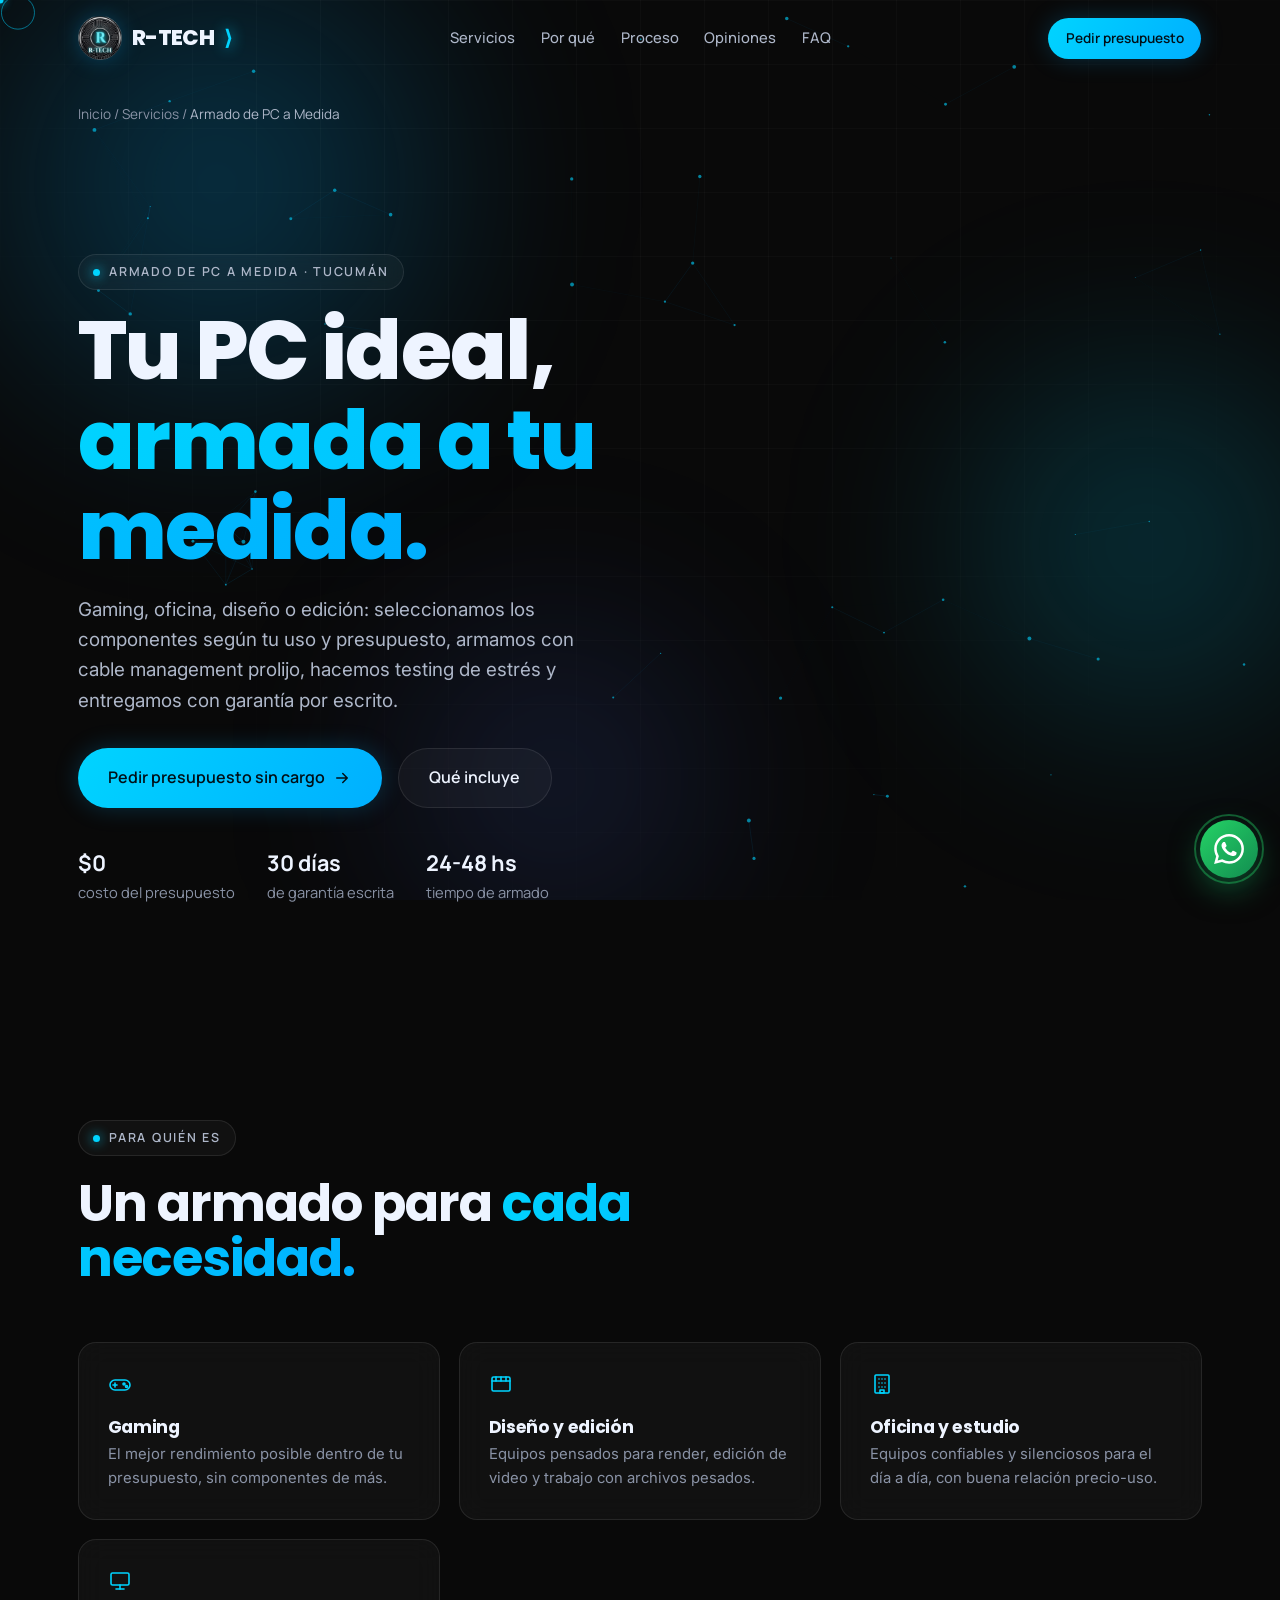
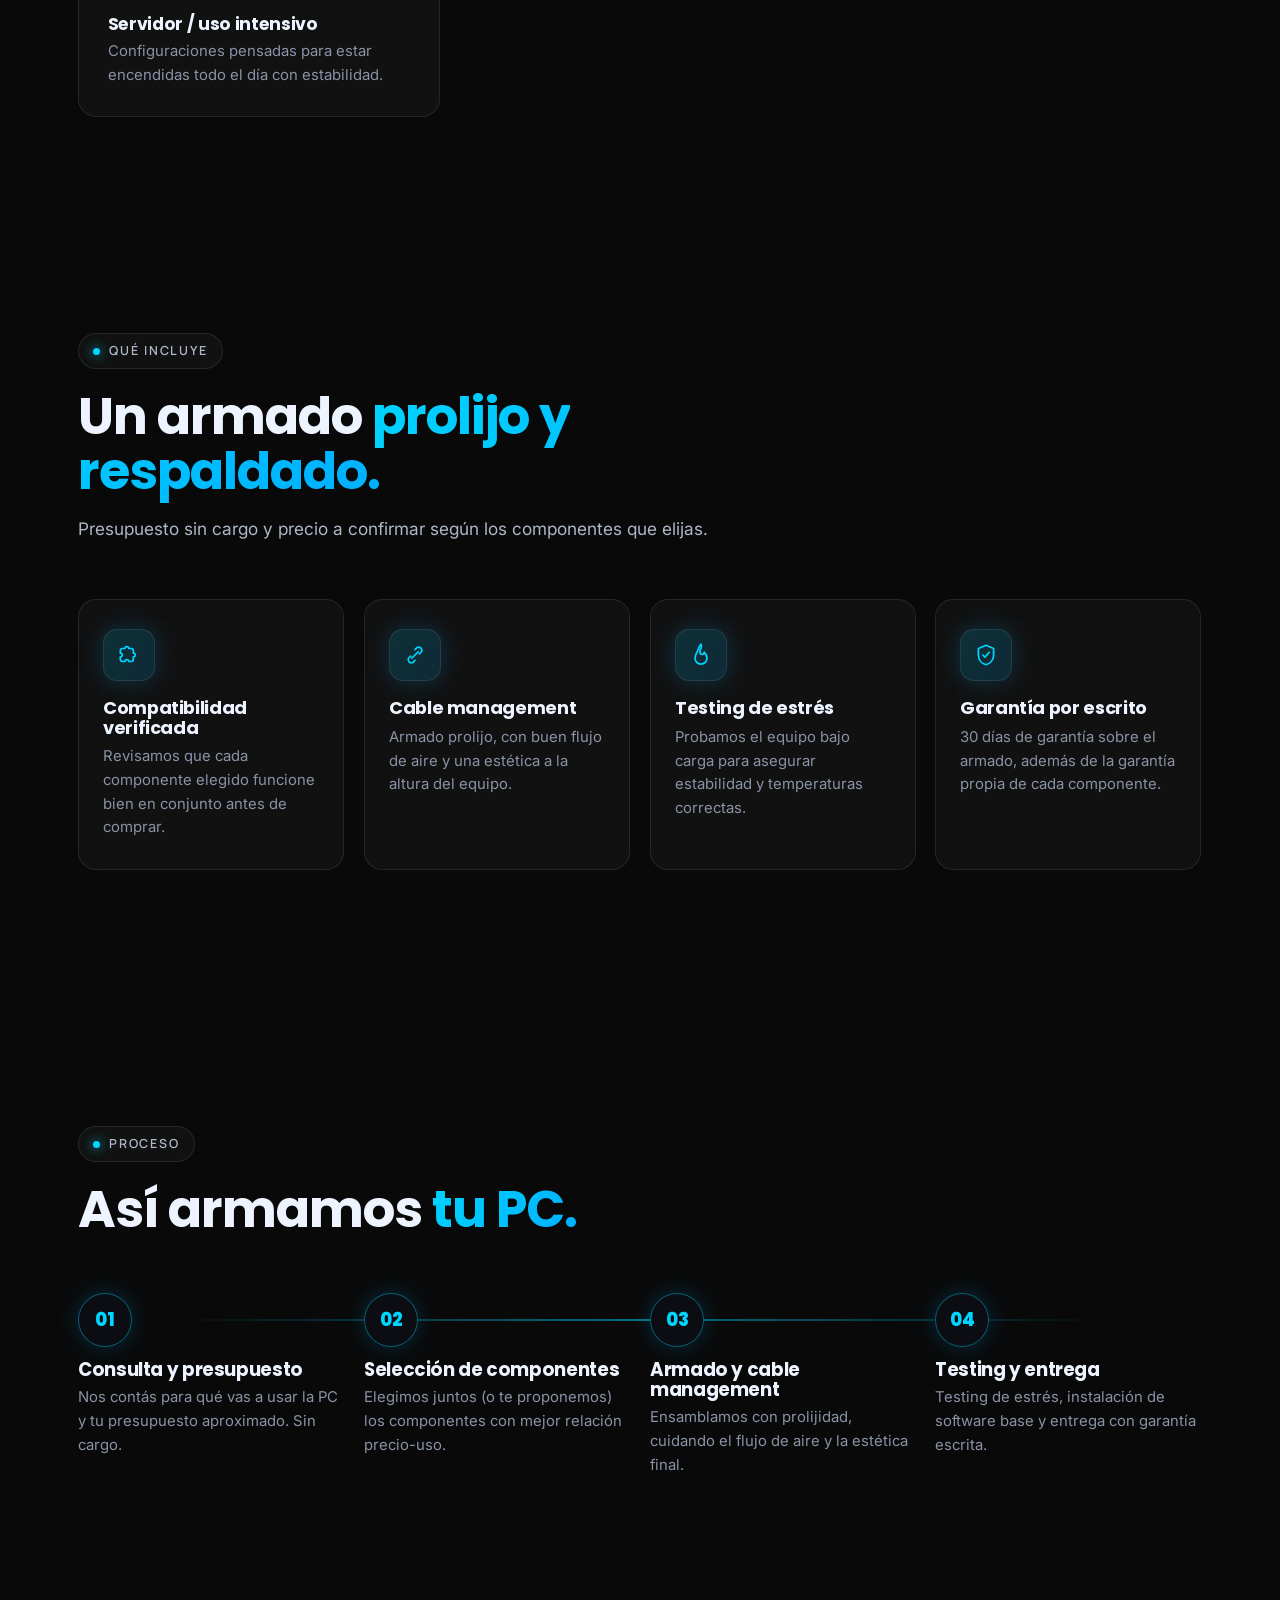
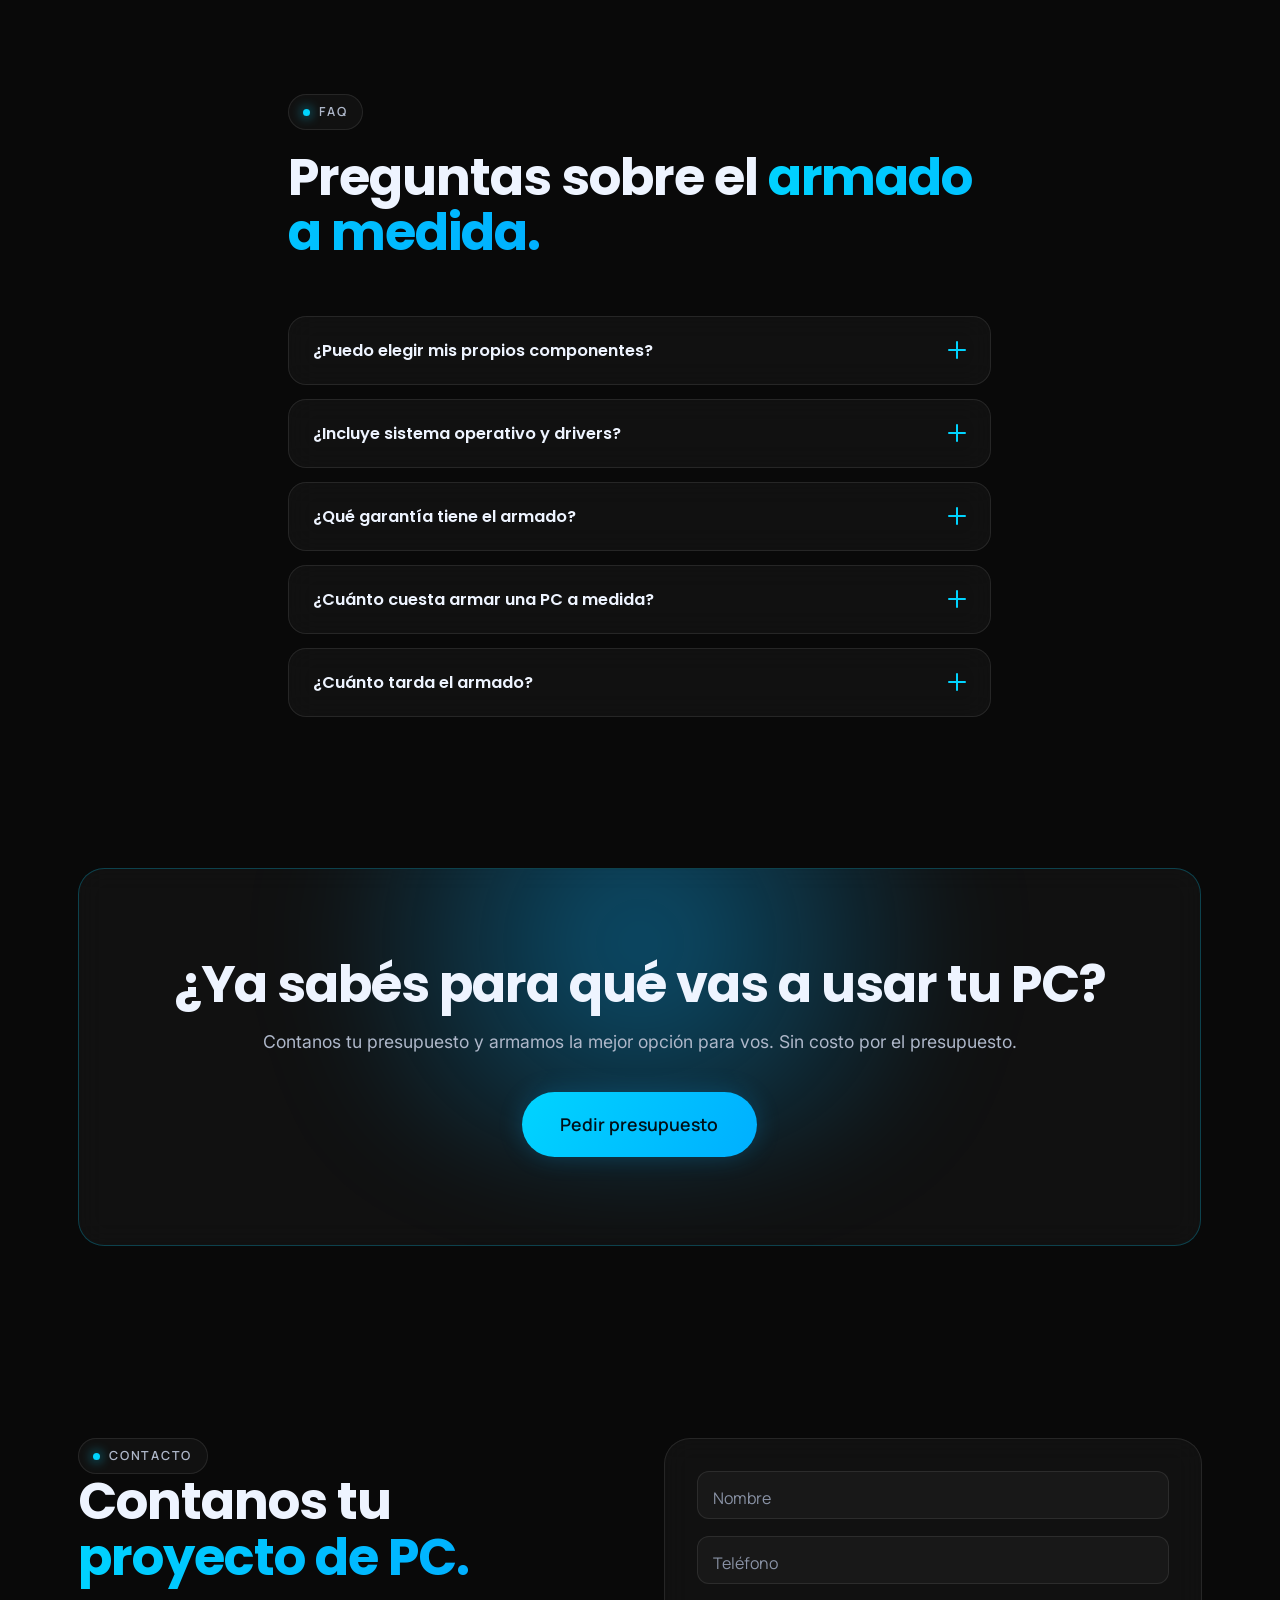
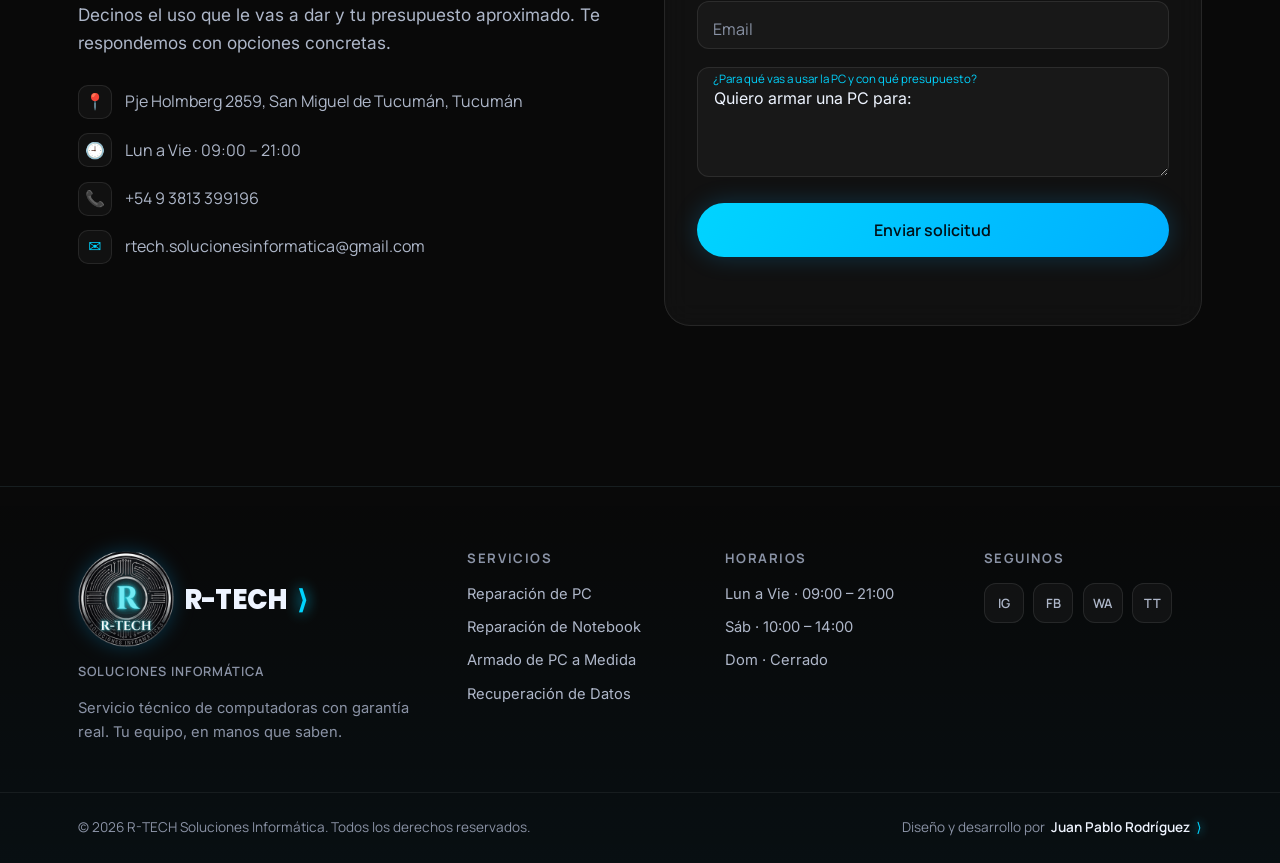
<file: armado-pc-a-medida.html>
<!DOCTYPE html>
<html lang="es">
<head>
  <!-- ============================================================
       META BÁSICOS
  ============================================================ -->
  <meta charset="UTF-8" />
  <meta name="viewport" content="width=device-width, initial-scale=1.0" />
  <title>Armado de PC a Medida en San Miguel de Tucumán | R-TECH</title>

  <!-- ============================================================
       FAVICON / ÍCONO DE MARCA
  ============================================================ -->
  <link rel="icon" href="favicon.ico" sizes="any" />

  <!-- ============================================================
       SEO
  ============================================================ -->
  <meta name="description" content="Armamos tu PC a medida en San Miguel de Tucumán: gamer, oficina, diseño o edición. Presupuesto sin cargo, componentes de calidad, cable management y garantía escrita de 30 días." />
  <meta name="keywords" content="armado de pc a medida Tucumán, armado pc gamer Tucumán, armado de computadoras San Miguel de Tucumán, pc a medida presupuesto, ensamblado de pc Tucumán" />
  <meta name="author" content="R-TECH Soluciones Informática" />
  <meta name="robots" content="index, follow" />
  <meta name="geo.region" content="AR-T" />
  <meta name="geo.placename" content="San Miguel de Tucumán" />
  <meta name="theme-color" content="#090909" />
  <link rel="canonical" href="https://rtech-solucionesinformtica.github.io/-Somos-R-Tech-Soluciones-/armado-pc-a-medida.html" />

  <!-- Open Graph -->
  <meta property="og:type" content="website" />
  <meta property="og:site_name" content="R-TECH Soluciones Informática" />
  <meta property="og:title" content="Armado de PC a Medida en San Miguel de Tucumán | R-TECH" />
  <meta property="og:description" content="Presupuesto sin cargo, componentes de calidad y garantía escrita de 30 días. Contanos qué necesitás y armamos tu PC ideal." />
  <meta property="og:locale" content="es_AR" />
  <meta property="og:url" content="https://rtech-solucionesinformtica.github.io/-Somos-R-Tech-Soluciones-/armado-pc-a-medida.html" />
  <meta property="og:image" content="https://rtech-solucionesinformtica.github.io/-Somos-R-Tech-Soluciones-/og-image-armado.jpg" />
  <meta property="og:image:width" content="1200" />
  <meta property="og:image:height" content="630" />

  <!-- Twitter Card -->
  <meta name="twitter:card" content="summary_large_image" />
  <meta name="twitter:title" content="Armado de PC a Medida en San Miguel de Tucumán | R-TECH" />
  <meta name="twitter:description" content="Presupuesto sin cargo y garantía escrita de 30 días sobre el armado." />
  <meta name="twitter:image" content="https://rtech-solucionesinformtica.github.io/-Somos-R-Tech-Soluciones-/og-image-armado.jpg" />

  <!-- ============================================================
       TIPOGRAFÍAS (Poppins display · Inter body · Manrope datos)
  ============================================================ -->
  <link rel="preconnect" href="https://fonts.googleapis.com" />
  <link rel="preconnect" href="https://fonts.gstatic.com" crossorigin />
  <link href="https://fonts.googleapis.com/css2?family=Poppins:wght@500;600;700;800&family=Inter:wght@400;500;600&family=Manrope:wght@500;600;700&display=swap" rel="stylesheet" />

  <link rel="stylesheet" href="style.css" />

  <!-- ============================================================
       SCHEMA.ORG · Service + Breadcrumb
  ============================================================ -->
  <script type="application/ld+json">
  {
    "@context": "https://schema.org",
    "@type": "Service",
    "serviceType": "Armado de PC a medida",
    "name": "Armado de PC a Medida",
    "description": "Armado de computadoras a medida según el uso: gaming, oficina, diseño o edición. Incluye selección de componentes, cable management, testing de estrés y garantía escrita de 30 días.",
    "provider": {
      "@type": "ElectronicsStore",
      "name": "R-TECH Soluciones Informática",
      "@id": "https://rtech-solucionesinformtica.github.io/-Somos-R-Tech-Soluciones-/#negocio",
      "telephone": "+5493813399196",
      "address": {
        "@type": "PostalAddress",
        "streetAddress": "Pje Holmberg 2859",
        "addressLocality": "San Miguel de Tucumán",
        "addressRegion": "Tucumán",
        "postalCode": "T4001CZG",
        "addressCountry": "AR"
      }
    },
    "areaServed": {
      "@type": "City",
      "name": "San Miguel de Tucumán"
    },
    "offers": {
      "@type": "Offer",
      "priceSpecification": {
        "@type": "PriceSpecification",
        "description": "Presupuesto sin cargo, precio final a confirmar según los componentes elegidos"
      },
      "availability": "https://schema.org/InStock"
    },
    "url": "https://rtech-solucionesinformtica.github.io/-Somos-R-Tech-Soluciones-/armado-pc-a-medida.html"
  }
  </script>

  <script type="application/ld+json">
  {
    "@context": "https://schema.org",
    "@type": "BreadcrumbList",
    "itemListElement": [
      { "@type": "ListItem", "position": 1, "name": "Inicio", "item": "https://rtech-solucionesinformtica.github.io/-Somos-R-Tech-Soluciones-/" },
      { "@type": "ListItem", "position": 2, "name": "Servicios", "item": "https://rtech-solucionesinformtica.github.io/-Somos-R-Tech-Soluciones-/#servicios" },
      { "@type": "ListItem", "position": 3, "name": "Armado de PC a Medida", "item": "https://rtech-solucionesinformtica.github.io/-Somos-R-Tech-Soluciones-/armado-pc-a-medida.html" }
    ]
  }
  </script>

  <script type="application/ld+json">
  {
    "@context": "https://schema.org",
    "@type": "FAQPage",
    "mainEntity": [
      {
        "@type": "Question",
        "name": "¿Puedo elegir mis propios componentes para el armado?",
        "acceptedAnswer": { "@type": "Answer", "text": "Sí. Podés traer tu lista de componentes o dejarnos armar la selección según tu presupuesto y uso. En ambos casos revisamos la compatibilidad antes de comprar o ensamblar." }
      },
      {
        "@type": "Question",
        "name": "¿El armado incluye el sistema operativo y los drivers?",
        "acceptedAnswer": { "@type": "Answer", "text": "Sí, instalamos el sistema operativo, drivers actualizados y dejamos el equipo listo para usar desde el primer encendido." }
      },
      {
        "@type": "Question",
        "name": "¿Qué garantía tiene el armado de PC?",
        "acceptedAnswer": { "@type": "Answer", "text": "El armado tiene garantía por escrito de 30 días. Además, cada componente conserva la garantía propia del fabricante o distribuidor." }
      },
      {
        "@type": "Question",
        "name": "¿Cuánto cuesta armar una PC a medida?",
        "acceptedAnswer": { "@type": "Answer", "text": "El presupuesto no tiene cargo. El precio final se confirma según los componentes que elijas, así que cada armado se cotiza a medida." }
      },
      {
        "@type": "Question",
        "name": "¿Cuánto tarda el armado de una PC?",
        "acceptedAnswer": { "@type": "Answer", "text": "Una vez confirmados los componentes, el armado y el testing de estrés suelen completarse en 24 a 48 hs." }
      }
    ]
  }
  </script>
  <noscript><style>.reveal{opacity:1!important;transform:none!important}</style></noscript>
</head>

<body>

  <!-- ============================================================
       CURSOR INTERACTIVO (glow que sigue al mouse)
  ============================================================ -->
  <div class="cursor-dot" data-cursor-dot></div>
  <div class="cursor-glow" data-cursor-glow></div>

  <!-- ============================================================
       FONDO GLOBAL · Aurora + partículas (canvas) + grilla
  ============================================================ -->
  <div class="bg-fx" aria-hidden="true">
    <div class="aurora aurora--1"></div>
    <div class="aurora aurora--2"></div>
    <div class="aurora aurora--3"></div>
    <div class="grid-overlay"></div>
    <canvas id="particles"></canvas>
  </div>

  <!-- Barra de progreso de scroll -->
  <div class="scroll-progress" data-scroll-progress aria-hidden="true"></div>

  <!-- ============================================================
       NAVBAR · glass sticky
  ============================================================ -->
  <header class="nav" data-nav>
    <div class="container nav__inner">
      <a href="index.html#hero" class="brand" aria-label="R-TECH inicio">
        <img src="logo.png" alt="R-TECH Soluciones Informática" class="brand__logo" width="44" height="44" />
        <span class="brand__mark">R-TECH</span><span class="brand__chevron">⟩</span>
      </a>

      <nav class="nav__links" aria-label="Navegación principal">
        <a href="index.html#servicios">Servicios</a>
        <a href="index.html#nosotros">Por qué</a>
        <a href="index.html#proceso">Proceso</a>
        <a href="index.html#testimonios">Opiniones</a>
        <a href="#faq-armado">FAQ</a>
      </nav>

      <a href="#contacto-armado" class="btn btn--sm btn--primary">Pedir presupuesto</a>

      <button class="nav__burger" data-burger aria-label="Abrir menú" aria-expanded="false">
        <span></span><span></span><span></span>
      </button>
    </div>

    <!-- Menú móvil -->
    <div class="nav__mobile" data-mobile-menu>
      <a href="index.html#servicios">Servicios</a>
      <a href="index.html#nosotros">Por qué elegirnos</a>
      <a href="index.html#proceso">Proceso</a>
      <a href="index.html#testimonios">Opiniones</a>
      <a href="#faq-armado">FAQ</a>
      <a href="#contacto-armado" class="btn btn--primary">Pedir presupuesto</a>
    </div>
  </header>

  <!-- Migas de pan visibles (acompañan al BreadcrumbList schema) -->
  <nav aria-label="Breadcrumb" class="container" style="padding-top:6.5rem; font-family:var(--font-data); font-size:.85rem; color:var(--gris);">
    <a href="index.html">Inicio</a> / <a href="index.html#servicios">Servicios</a> / <span style="color:var(--gris-2);">Armado de PC a Medida</span>
  </nav>

  <main>

    <!-- ============================================================
         HERO
    ============================================================ -->
    <section class="section" id="hero-armado">
      <div class="container">
        <div class="hero__copy" style="max-width:52rem;">
          <span class="eyebrow reveal" data-reveal>
            <span class="eyebrow__dot"></span> Armado de PC a medida · Tucumán
          </span>

          <h1 class="hero__title reveal" data-reveal data-reveal-delay="80" style="margin-top:1rem;">
            Tu PC ideal,<br /><span class="grad">armada a tu medida.</span>
          </h1>

          <p class="hero__sub reveal" data-reveal data-reveal-delay="160">
            Gaming, oficina, diseño o edición: seleccionamos los componentes según tu uso y presupuesto,
            armamos con cable management prolijo, hacemos testing de estrés y entregamos con garantía por escrito.
          </p>

          <div class="hero__actions reveal" data-reveal data-reveal-delay="240">
            <a href="#contacto-armado" class="btn btn--primary btn--lg">
              Pedir presupuesto sin cargo
              <svg width="18" height="18" viewBox="0 0 24 24" fill="none" aria-hidden="true"><path d="M5 12h14M13 6l6 6-6 6" stroke="currentColor" stroke-width="2" stroke-linecap="round" stroke-linejoin="round"/></svg>
            </a>
            <a href="#incluye" class="btn btn--ghost btn--lg">Qué incluye</a>
          </div>

          <ul class="hero__trust reveal" data-reveal data-reveal-delay="320">
            <li><strong>$0</strong> costo del presupuesto</li>
            <li><strong>30 días</strong> de garantía escrita</li>
            <li><strong>24-48 hs</strong> tiempo de armado</li>
          </ul>
        </div>
      </div>
    </section>

    <!-- ============================================================
         PARA QUIÉN ES
    ============================================================ -->
    <section class="section section--tight" id="para-quien">
      <div class="container">
        <header class="section__head reveal" data-reveal>
          <span class="eyebrow"><span class="eyebrow__dot"></span> Para quién es</span>
          <h2 class="section__title">Un armado para <span class="grad">cada necesidad.</span></h2>
        </header>

        <div class="reasons">
          <div class="reason reveal" data-reveal>
            <span class="reason__ic"><svg viewBox="0 0 24 24" fill="none" stroke="currentColor" stroke-width="1.6" stroke-linecap="round" stroke-linejoin="round"><rect x="2" y="8" width="20" height="10" rx="5"/><line x1="7" y1="11" x2="7" y2="15"/><line x1="5" y1="13" x2="9" y2="13"/><circle cx="16" cy="12" r="1"/><circle cx="18.5" cy="14.5" r="1"/></svg></span>
            <h3>Gaming</h3>
            <p>El mejor rendimiento posible dentro de tu presupuesto, sin componentes de más.</p>
          </div>
          <div class="reason reveal" data-reveal>
            <span class="reason__ic"><svg viewBox="0 0 24 24" fill="none" stroke="currentColor" stroke-width="1.6" stroke-linecap="round" stroke-linejoin="round"><rect x="3" y="5" width="18" height="14" rx="1.5"/><line x1="3" y1="9" x2="21" y2="9"/><line x1="7" y1="5" x2="7" y2="9"/><line x1="12" y1="5" x2="12" y2="9"/><line x1="17" y1="5" x2="17" y2="9"/></svg></span>
            <h3>Diseño y edición</h3>
            <p>Equipos pensados para render, edición de video y trabajo con archivos pesados.</p>
          </div>
          <div class="reason reveal" data-reveal>
            <span class="reason__ic"><svg viewBox="0 0 24 24" fill="none" stroke="currentColor" stroke-width="1.6" stroke-linecap="round" stroke-linejoin="round"><rect x="5" y="3" width="14" height="18" rx="1"/><line x1="9" y1="7" x2="9" y2="7.01"/><line x1="12" y1="7" x2="12" y2="7.01"/><line x1="15" y1="7" x2="15" y2="7.01"/><line x1="9" y1="11" x2="9" y2="11.01"/><line x1="12" y1="11" x2="12" y2="11.01"/><line x1="15" y1="11" x2="15" y2="11.01"/><line x1="9" y1="15" x2="9" y2="15.01"/><line x1="12" y1="15" x2="12" y2="15.01"/><line x1="15" y1="15" x2="15" y2="15.01"/><rect x="10" y="18" width="4" height="3"/></svg></span>
            <h3>Oficina y estudio</h3>
            <p>Equipos confiables y silenciosos para el día a día, con buena relación precio-uso.</p>
          </div>
          <div class="reason reveal" data-reveal>
            <span class="reason__ic"><svg viewBox="0 0 24 24" fill="none" stroke="currentColor" stroke-width="1.6" stroke-linecap="round" stroke-linejoin="round"><rect x="3" y="4" width="18" height="12" rx="1.5"/><line x1="8" y1="20" x2="16" y2="20"/><line x1="12" y1="16" x2="12" y2="20"/></svg></span>
            <h3>Servidor / uso intensivo</h3>
            <p>Configuraciones pensadas para estar encendidas todo el día con estabilidad.</p>
          </div>
        </div>
      </div>
    </section>

    <!-- ============================================================
         QUÉ INCLUYE
    ============================================================ -->
    <section class="section" id="incluye">
      <div class="container">
        <header class="section__head reveal" data-reveal>
          <span class="eyebrow"><span class="eyebrow__dot"></span> Qué incluye</span>
          <h2 class="section__title">Un armado <span class="grad">prolijo y respaldado.</span></h2>
          <p class="section__lead">Presupuesto sin cargo y precio a confirmar según los componentes que elijas.</p>
        </header>

        <div class="cards">
          <article class="card reveal" data-reveal data-tilt>
            <div class="card__icon"><svg viewBox="0 0 24 24" fill="none" stroke="currentColor" stroke-width="1.6" stroke-linejoin="round" stroke-linecap="round"><path d="M4 8a2 2 0 012-2h2.2a1.8 1.8 0 113.6 0H14a2 2 0 012 2v2.2a1.8 1.8 0 110 3.6V16a2 2 0 01-2 2h-2.2a1.8 1.8 0 10-3.6 0H6a2 2 0 01-2-2v-2.2a1.8 1.8 0 100-3.6V8z"/></svg></div>
            <h3>Compatibilidad verificada</h3>
            <p>Revisamos que cada componente elegido funcione bien en conjunto antes de comprar.</p>
          </article>
          <article class="card reveal" data-reveal data-tilt>
            <div class="card__icon"><svg viewBox="0 0 24 24" fill="none" stroke="currentColor" stroke-width="1.6" stroke-linecap="round" stroke-linejoin="round"><path d="M9 15l6-6"/><path d="M8 13l-2 2a3 3 0 004 4l2-2"/><path d="M16 11l2-2a3 3 0 00-4-4l-2 2"/></svg></div>
            <h3>Cable management</h3>
            <p>Armado prolijo, con buen flujo de aire y una estética a la altura del equipo.</p>
          </article>
          <article class="card reveal" data-reveal data-tilt>
            <div class="card__icon"><svg viewBox="0 0 24 24" fill="none" stroke="currentColor" stroke-width="1.6" stroke-linecap="round" stroke-linejoin="round"><path d="M12 2c2 3-1 4-1 7 0 1.5 1 2.5 2 2.5s2-1 2-2.2c1.5 1.5 2.5 3.7 2.5 5.7a5.5 5.5 0 11-11 0c0-3 1.5-5 2.5-7C9.5 6 10 4 12 2z"/></svg></div>
            <h3>Testing de estrés</h3>
            <p>Probamos el equipo bajo carga para asegurar estabilidad y temperaturas correctas.</p>
          </article>
          <article class="card reveal" data-reveal data-tilt>
            <div class="card__icon"><svg viewBox="0 0 24 24" fill="none" stroke="currentColor" stroke-width="1.6" stroke-linecap="round" stroke-linejoin="round"><path d="M12 3l7 3v6c0 4.5-3 8-7 9-4-1-7-4.5-7-9V6l7-3z"/><path d="M9 12l2 2 4-4.5"/></svg></div>
            <h3>Garantía por escrito</h3>
            <p>30 días de garantía sobre el armado, además de la garantía propia de cada componente.</p>
          </article>
        </div>
      </div>
    </section>

    <!-- ============================================================
         PROCESO
    ============================================================ -->
    <section class="section" id="proceso-armado">
      <div class="container">
        <header class="section__head reveal" data-reveal>
          <span class="eyebrow"><span class="eyebrow__dot"></span> Proceso</span>
          <h2 class="section__title">Así armamos <span class="grad">tu PC.</span></h2>
        </header>

        <ol class="timeline">
          <li class="step reveal" data-reveal>
            <span class="step__num">01</span>
            <div class="step__body">
              <h3>Consulta y presupuesto</h3>
              <p>Nos contás para qué vas a usar la PC y tu presupuesto aproximado. Sin cargo.</p>
            </div>
          </li>
          <li class="step reveal" data-reveal>
            <span class="step__num">02</span>
            <div class="step__body">
              <h3>Selección de componentes</h3>
              <p>Elegimos juntos (o te proponemos) los componentes con mejor relación precio-uso.</p>
            </div>
          </li>
          <li class="step reveal" data-reveal>
            <span class="step__num">03</span>
            <div class="step__body">
              <h3>Armado y cable management</h3>
              <p>Ensamblamos con prolijidad, cuidando el flujo de aire y la estética final.</p>
            </div>
          </li>
          <li class="step reveal" data-reveal>
            <span class="step__num">04</span>
            <div class="step__body">
              <h3>Testing y entrega</h3>
              <p>Testing de estrés, instalación de software base y entrega con garantía escrita.</p>
            </div>
          </li>
        </ol>
      </div>
    </section>

    <!-- ============================================================
         FAQ
    ============================================================ -->
    <section class="section section--tight" id="faq-armado">
      <div class="container container--narrow">
        <header class="section__head reveal" data-reveal>
          <span class="eyebrow"><span class="eyebrow__dot"></span> FAQ</span>
          <h2 class="section__title">Preguntas sobre el <span class="grad">armado a medida.</span></h2>
        </header>

        <div class="faq" data-accordion>
          <div class="faq__item reveal" data-reveal>
            <button class="faq__q" aria-expanded="false">
              ¿Puedo elegir mis propios componentes?
              <span class="faq__ic" aria-hidden="true"></span>
            </button>
            <div class="faq__a"><p>Sí. Podés traer tu lista o dejarnos proponer la selección según tu presupuesto y uso; siempre revisamos la compatibilidad antes de comprar.</p></div>
          </div>
          <div class="faq__item reveal" data-reveal>
            <button class="faq__q" aria-expanded="false">
              ¿Incluye sistema operativo y drivers?
              <span class="faq__ic" aria-hidden="true"></span>
            </button>
            <div class="faq__a"><p>Sí, instalamos sistema operativo y drivers actualizados. El equipo queda listo para usar desde el primer encendido.</p></div>
          </div>
          <div class="faq__item reveal" data-reveal>
            <button class="faq__q" aria-expanded="false">
              ¿Qué garantía tiene el armado?
              <span class="faq__ic" aria-hidden="true"></span>
            </button>
            <div class="faq__a"><p>30 días de garantía por escrito sobre el armado, además de la garantía propia de cada componente.</p></div>
          </div>
          <div class="faq__item reveal" data-reveal>
            <button class="faq__q" aria-expanded="false">
              ¿Cuánto cuesta armar una PC a medida?
              <span class="faq__ic" aria-hidden="true"></span>
            </button>
            <div class="faq__a"><p>El presupuesto no tiene cargo. El precio final se confirma según los componentes elegidos.</p></div>
          </div>
          <div class="faq__item reveal" data-reveal>
            <button class="faq__q" aria-expanded="false">
              ¿Cuánto tarda el armado?
              <span class="faq__ic" aria-hidden="true"></span>
            </button>
            <div class="faq__a"><p>Una vez confirmados los componentes, el armado y el testing de estrés suelen completarse en 24 a 48 hs.</p></div>
          </div>
        </div>
      </div>
    </section>

    <!-- ============================================================
         CTA FINAL
    ============================================================ -->
    <section class="cta" id="cta-armado">
      <div class="container">
        <div class="cta__card reveal" data-reveal>
          <div class="cta__glow"></div>
          <h2 class="cta__title">¿Ya sabés para qué vas a usar tu PC?</h2>
          <p class="cta__sub">Contanos tu presupuesto y armamos la mejor opción para vos. Sin costo por el presupuesto.</p>
          <a href="#contacto-armado" class="btn btn--primary btn--xl">Pedir presupuesto</a>
        </div>
      </div>
    </section>

    <!-- ============================================================
         CONTACTO
    ============================================================ -->
    <section class="section" id="contacto-armado">
      <div class="container">
        <div class="contact">

          <div class="contact__info reveal" data-reveal>
            <span class="eyebrow"><span class="eyebrow__dot"></span> Contacto</span>
            <h2 class="section__title">Contanos tu <span class="grad">proyecto de PC.</span></h2>
            <p class="section__lead">Decinos el uso que le vas a dar y tu presupuesto aproximado. Te respondemos con opciones concretas.</p>

            <ul class="contact__list">
              <li>
                <span>📍</span>
                <a href="https://www.google.com/maps/search/?api=1&amp;query=Pje+Holmberg+2859,+San+Miguel+de+Tucum%C3%A1n,+Tucum%C3%A1n,+Argentina"
                   target="_blank" rel="noopener noreferrer">Pje Holmberg 2859, San Miguel de Tucumán, Tucumán</a>
              </li>
              <li><span>🕘</span> Lun a Vie · 09:00 – 21:00</li>
              <li><span>📞</span> <a href="tel:+5493813399196">+54 9 3813 399196</a></li>
              <li><span>✉️</span> <a href="mailto:rtech.solucionesinformatica@gmail.com">rtech.solucionesinformatica@gmail.com</a></li>
            </ul>
          </div>

          <!-- Formulario (mismo comportamiento que en la home: abre WhatsApp con los datos) -->
          <form class="contact__form reveal" data-reveal id="contactForm" data-intro="quiero pedir un presupuesto para armar una PC a medida" novalidate>
            <div class="field">
              <input type="text" id="nombre" name="nombre" required placeholder=" " />
              <label for="nombre">Nombre</label>
            </div>

            <div class="field">
              <input type="tel" id="telefono" name="telefono" required placeholder=" " />
              <label for="telefono">Teléfono</label>
            </div>

            <div class="field">
              <input type="email" id="email" name="email" required placeholder=" " />
              <label for="email">Email</label>
            </div>

            <div class="field">
              <textarea
                id="mensaje"
                name="mensaje"
                rows="4"
                required
                placeholder=" "
              >Quiero armar una PC para: </textarea>
              <label for="mensaje">¿Para qué vas a usar la PC y con qué presupuesto?</label>
            </div>

            <button type="submit" class="btn btn--primary btn--lg btn--block">
              Enviar solicitud
            </button>

            <p class="form__note" data-form-note aria-live="polite"></p>
          </form>

        </div>
      </div>
    </section>

  </main>

  <!-- ============================================================
       FOOTER
  ============================================================ -->
  <footer class="footer">
    <div class="container footer__inner">
      <div class="footer__brand">
        <a href="index.html#hero" class="brand brand--footer" aria-label="R-TECH inicio">
          <img src="logo.png" alt="R-TECH Soluciones Informática" class="brand__logo brand__logo--footer" width="96" height="96" />
          <span class="brand__mark">R-TECH</span><span class="brand__chevron">⟩</span>
        </a>
        <span class="brand__sub">Soluciones Informática</span>
        <p>Servicio técnico de computadoras con garantía real. Tu equipo, en manos que saben.</p>
      </div>

      <div class="footer__col">
        <h4>Servicios</h4>
        <a href="index.html#servicios">Reparación de PC</a>
        <a href="index.html#servicios">Reparación de Notebook</a>
        <a href="armado-pc-a-medida.html">Armado de PC a Medida</a>
        <a href="index.html#servicios">Recuperación de Datos</a>
      </div>

      <div class="footer__col">
        <h4>Horarios</h4>
        <p>Lun a Vie · 09:00 – 21:00</p>
        <p>Sáb · 10:00 – 14:00</p>
        <p>Dom · Cerrado</p>
      </div>

      <div class="footer__col">
        <h4>Seguinos</h4>
        <div class="footer__social">
          <a href="#" aria-label="Instagram">IG</a>
          <a href="#" aria-label="Facebook">FB</a>
          <a href="#" aria-label="WhatsApp">WA</a>
          <a href="#" aria-label="TikTok">TT</a>
        </div>
      </div>
    </div>

    <div class="footer__bottom">
      <div class="container footer__bottom-inner">
        <span>© <span data-year>2026</span> R-TECH Soluciones Informática. Todos los derechos reservados.</span>
        <span class="signature">
          Diseño y desarrollo por
          <span class="signature__link">
            Juan Pablo Rodríguez
          </span>
          <span class="signature__chevron">⟩</span>
        </span>
      </div>
    </div>
  </footer>

  <!-- WhatsApp flotante -->
  <a href="https://wa.me/5493813399196" class="wsp" target="_blank" rel="noopener noreferrer" aria-label="Escribir por WhatsApp">
    <svg viewBox="0 0 24 24" width="30" height="30" fill="currentColor" aria-hidden="true">
      <path d="M17.472 14.382c-.297-.149-1.758-.867-2.03-.967-.273-.099-.471-.148-.67.15-.197.297-.767.966-.94 1.165-.173.198-.347.223-.644.074-.297-.149-1.255-.462-2.39-1.475-.883-.788-1.48-1.761-1.653-2.059-.173-.297-.018-.458.13-.606.134-.133.298-.347.446-.52.149-.174.198-.298.298-.497.099-.198.05-.371-.025-.52-.075-.149-.669-1.612-.916-2.207-.242-.579-.487-.5-.669-.51-.173-.008-.371-.01-.57-.01-.198 0-.52.074-.792.372-.272.297-1.04 1.016-1.04 2.479 0 1.462 1.065 2.875 1.213 3.074.149.198 2.096 3.2 5.077 4.487.71.306 1.263.489 1.694.625.712.227 1.36.195 1.871.118.571-.085 1.758-.719 2.006-1.413.248-.694.248-1.289.173-1.413-.074-.124-.272-.198-.57-.347m-5.421 7.403h-.004a9.87 9.87 0 01-5.031-1.378l-.361-.214-3.741.982.998-3.648-.235-.374a9.86 9.86 0 01-1.51-5.26c.001-5.45 4.436-9.884 9.888-9.884 2.64 0 5.122 1.03 6.988 2.898a9.825 9.825 0 012.893 6.994c-.003 5.45-4.437 9.884-9.885 9.884m8.413-18.297A11.815 11.815 0 0012.05 0C5.495 0 .16 5.335.157 11.892c0 2.096.547 4.142 1.588 5.945L.057 24l6.305-1.654a11.882 11.882 0 005.683 1.448h.005c6.554 0 11.89-5.335 11.893-11.893a11.821 11.821 0 00-3.48-8.413z"/>
    </svg>
  </a>

  <script src="script.js"></script>
</body>
</html>
</file>
<file: style.css>
/* ============================================================
   REBOOT⟩ — Servicio Técnico · Hoja de estilos
   Estructura:
   1. Tokens / variables
   2. Reset y base
   3. Utilidades (contenedor, botones, eyebrow, glass)
   4. Fondo global (aurora, grilla, partículas, cursor)
   5. Navbar
   6. Hero + laptop 3D
   7. Secciones (servicios, nosotros, proceso, stats...)
   8. Testimonios / galería / FAQ / CTA / contacto / footer
   9. Animaciones de reveal
   10. Responsive
   11. Accesibilidad (focus + reduced motion)
============================================================ */

/* ============================================================
   1. TOKENS
============================================================ */
:root {
  /* Paleta */
  --negro:      #090909;
  --negro-2:    #0b0d12;
  --panel:      #0e1118;
  --azul:       #00afff;   /* azul eléctrico */
  --celeste:    #00d4ff;   /* celeste */
  --blanco:     #eef4ff;
  --gris:       #8a93a6;   /* texto secundario */
  --gris-2:     #aeb7c9;

  /* Vidrio / bordes */
  --glass:        rgba(255, 255, 255, 0.035);
  --glass-strong: rgba(255, 255, 255, 0.06);
  --stroke:       rgba(255, 255, 255, 0.09);
  --stroke-soft:  rgba(255, 255, 255, 0.06);

  /* Degradado de marca */
  --grad: linear-gradient(120deg, var(--celeste), var(--azul));
  --grad-soft: linear-gradient(120deg, rgba(0,212,255,.16), rgba(0,175,255,.16));

  /* Glows / sombras */
  --glow:      0 0 40px rgba(0, 175, 255, 0.35);
  --glow-soft: 0 0 24px rgba(0, 175, 255, 0.22);
  --shadow:    0 30px 60px -20px rgba(0, 0, 0, 0.7);

  /* Tipografías */
  --font-display: "Poppins", system-ui, sans-serif;
  --font-body:    "Inter", system-ui, sans-serif;
  --font-data:    "Manrope", system-ui, sans-serif;

  /* Radios */
  --r-sm: 12px;
  --r:    18px;
  --r-lg: 26px;

  /* Layout */
  --maxw: 1200px;
  --gutter: clamp(1.2rem, 4vw, 2.4rem);

  /* Transiciones */
  --ease: cubic-bezier(0.22, 1, 0.36, 1);
}

/* ============================================================
   2. RESET Y BASE
============================================================ */
*, *::before, *::after { box-sizing: border-box; margin: 0; padding: 0; }

html { scroll-behavior: smooth; -webkit-text-size-adjust: 100%; }

body {
  font-family: var(--font-body);
  background: var(--negro);
  color: var(--blanco);
  line-height: 1.6;
  overflow-x: hidden;
  min-height: 100vh;
  cursor: none;            /* usamos cursor propio */
}

img, svg, canvas { display: block; max-width: 100%; }
a { color: inherit; text-decoration: none; }
ul, ol { list-style: none; }
button { font-family: inherit; cursor: none; border: none; background: none; color: inherit; }
input, textarea { font-family: inherit; }

h1, h2, h3, h4 { font-family: var(--font-display); line-height: 1.08; font-weight: 700; letter-spacing: -0.02em; }

::selection { background: rgba(0, 175, 255, 0.35); color: #fff; }

/* ============================================================
   3. UTILIDADES
============================================================ */
.container { width: 100%; max-width: var(--maxw); margin-inline: auto; padding-inline: var(--gutter); }
.container--narrow { max-width: 780px; }

.grad {
  background: var(--grad);
  -webkit-background-clip: text;
  background-clip: text;
  color: transparent;
}

/* Eyebrow (etiqueta pequeña arriba de los títulos) */
.eyebrow {
  display: inline-flex; align-items: center; gap: .55rem;
  font-family: var(--font-data);
  font-size: .78rem; font-weight: 600;
  letter-spacing: .14em; text-transform: uppercase;
  color: var(--gris-2);
  padding: .45rem .9rem;
  border: 1px solid var(--stroke);
  border-radius: 100px;
  background: var(--glass);
  backdrop-filter: blur(8px);
}
.eyebrow__dot {
  width: 7px; height: 7px; border-radius: 50%;
  background: var(--celeste);
  box-shadow: 0 0 12px var(--celeste);
  animation: pulse 2s infinite;
}
@keyframes pulse { 0%,100% { opacity: 1 } 50% { opacity: .35 } }

/* Botones */
.btn {
  --btn-py: .85rem; --btn-px: 1.5rem;
  display: inline-flex; align-items: center; justify-content: center; gap: .5rem;
  font-family: var(--font-data); font-weight: 600; font-size: .95rem;
  padding: var(--btn-py) var(--btn-px);
  border-radius: 100px;
  position: relative;
  transition: transform .35s var(--ease), box-shadow .35s var(--ease), background .35s var(--ease);
  will-change: transform;
}
.btn--sm { --btn-py: .6rem; --btn-px: 1.1rem; font-size: .85rem; }
.btn--lg { --btn-py: 1rem; --btn-px: 1.9rem; font-size: 1rem; }
.btn--xl { --btn-py: 1.15rem; --btn-px: 2.4rem; font-size: 1.1rem; }
.btn--block { width: 100%; }

.btn--primary {
  background: var(--grad);
  color: #001018;
  box-shadow: var(--glow-soft);
}
.btn--primary:hover { transform: translateY(-3px); box-shadow: var(--glow); }

.btn--ghost {
  background: var(--glass);
  border: 1px solid var(--stroke);
  color: var(--blanco);
  backdrop-filter: blur(10px);
}
.btn--ghost:hover { transform: translateY(-3px); border-color: rgba(0,212,255,.5); box-shadow: var(--glow-soft); }

/* ============================================================
   4. FONDO GLOBAL · aurora + grilla + partículas + cursor
============================================================ */
.bg-fx { position: fixed; inset: 0; z-index: -1; overflow: hidden; background: var(--negro); }

/* Efecto Aurora: manchas de color difuminadas que respiran */
.aurora {
  position: absolute;
  border-radius: 50%;
  filter: blur(90px);
  opacity: .55;
  will-change: transform;
}
.aurora--1 { width: 55vw; height: 55vw; top: -18%; left: -10%;
  background: radial-gradient(circle, rgba(0,175,255,.55), transparent 65%); animation: drift1 22s ease-in-out infinite; }
.aurora--2 { width: 45vw; height: 45vw; top: 30%; right: -12%;
  background: radial-gradient(circle, rgba(0,212,255,.45), transparent 65%); animation: drift2 26s ease-in-out infinite; }
.aurora--3 { width: 40vw; height: 40vw; bottom: -15%; left: 25%;
  background: radial-gradient(circle, rgba(80,120,255,.35), transparent 65%); animation: drift3 30s ease-in-out infinite; }

@keyframes drift1 { 0%,100% { transform: translate(0,0) scale(1) } 50% { transform: translate(6%, 8%) scale(1.12) } }
@keyframes drift2 { 0%,100% { transform: translate(0,0) scale(1) } 50% { transform: translate(-8%, -6%) scale(1.1) } }
@keyframes drift3 { 0%,100% { transform: translate(0,0) scale(1) } 50% { transform: translate(4%, -10%) scale(1.15) } }

/* Grilla técnica sutil */
.grid-overlay {
  position: absolute; inset: 0;
  background-image:
    linear-gradient(rgba(255,255,255,.025) 1px, transparent 1px),
    linear-gradient(90deg, rgba(255,255,255,.025) 1px, transparent 1px);
  background-size: 64px 64px;
  mask-image: radial-gradient(ellipse at 50% 0%, #000 40%, transparent 85%);
}

#particles { position: absolute; inset: 0; width: 100%; height: 100%; }

/* Cursor propio */
.cursor-dot, .cursor-glow { position: fixed; top: 0; left: 0; border-radius: 50%; pointer-events: none; z-index: 9999; transform: translate(-50%, -50%); }
.cursor-dot { width: 7px; height: 7px; background: var(--celeste); box-shadow: 0 0 10px var(--celeste); }
.cursor-glow {
  width: 34px; height: 34px;
  border: 1px solid rgba(0,212,255,.5);
  transition: transform .18s var(--ease), width .25s var(--ease), height .25s var(--ease), background .25s var(--ease);
}
.cursor-glow.is-hover { width: 60px; height: 60px; background: rgba(0,212,255,.08); border-color: rgba(0,212,255,.8); }

/* Barra de progreso de scroll */
.scroll-progress {
  position: fixed; top: 0; left: 0; height: 3px; width: 0%;
  background: var(--grad); z-index: 200; box-shadow: var(--glow-soft);
}

/* ============================================================
   5. NAVBAR
============================================================ */
.nav {
  position: fixed; top: 0; left: 0; right: 0; z-index: 100;
  padding: 1rem 0;
  transition: padding .35s var(--ease), background .35s var(--ease), border-color .35s var(--ease);
  border-bottom: 1px solid transparent;
}
.nav.is-scrolled {
  padding: .55rem 0;
  background: rgba(9, 9, 9, 0.6);
  backdrop-filter: blur(16px);
  border-bottom: 1px solid var(--stroke-soft);
}
.nav__inner { display: flex; align-items: center; justify-content: space-between; gap: 1.5rem; }

.brand { display: inline-flex; align-items: center; gap: .6rem; font-family: var(--font-display); font-weight: 800; font-size: 1.35rem; letter-spacing: -.03em; }
.brand__mark { color: var(--blanco); }
.brand__chevron { color: var(--celeste); text-shadow: 0 0 14px var(--celeste); }

/* Logo real (isotipo circuito + "R") con fondo transparente:
   se ajusta con object-fit para no deformarse en ningún tamaño. */
.brand__logo {
  height: 44px; width: 44px;
  object-fit: contain;
  filter: drop-shadow(0 0 10px rgba(0, 175, 255, 0.25));
  transition: filter .3s var(--ease), transform .3s var(--ease);
}
.brand:hover .brand__logo {
  filter: drop-shadow(0 0 16px rgba(0, 212, 255, 0.45));
  transform: scale(1.04);
}
.brand__logo--footer { height: 96px; width: auto; }
.brand--footer { font-size: 1.7rem; }
.brand__sub {
  display: block; margin-top: .35rem;
  font-family: var(--font-data); font-weight: 600; font-size: .8rem;
  letter-spacing: .08em; text-transform: uppercase; color: var(--gris);
}

.nav__links { display: flex; gap: 1.6rem; flex-wrap: nowrap; }
.nav__links a {
  font-family: var(--font-data); font-weight: 500; font-size: .92rem; color: var(--gris-2);
  position: relative; transition: color .3s var(--ease); white-space: nowrap;
}
.nav__links a::after {
  content: ""; position: absolute; left: 0; bottom: -6px; height: 2px; width: 0;
  background: var(--grad); transition: width .3s var(--ease);
}
.nav__links a:hover { color: var(--blanco); }
.nav__links a:hover::after { width: 100%; }

/* Burger (móvil) */
.nav__burger { display: none; flex-direction: column; gap: 5px; padding: 8px; }
.nav__burger span { width: 24px; height: 2px; background: var(--blanco); border-radius: 2px; transition: transform .3s var(--ease), opacity .3s var(--ease); }
.nav__burger.is-open span:nth-child(1) { transform: translateY(7px) rotate(45deg); }
.nav__burger.is-open span:nth-child(2) { opacity: 0; }
.nav__burger.is-open span:nth-child(3) { transform: translateY(-7px) rotate(-45deg); }

.nav__mobile {
  display: none; flex-direction: column; gap: 1rem;
  padding: 1.5rem var(--gutter) 2rem;
  background: rgba(9,9,9,.9); backdrop-filter: blur(18px);
  border-bottom: 1px solid var(--stroke-soft);
}
.nav__mobile.is-open { display: flex; }
.nav__mobile a { font-family: var(--font-data); font-weight: 500; color: var(--gris-2); }
.nav__mobile a.btn { color: #001018; }

/* ============================================================
   6. HERO
============================================================ */
.hero { position: relative; min-height: 100vh; display: flex; align-items: center; padding: 8rem 0 4rem; }
.hero__inner {
  display: grid; grid-template-columns: 1.05fr 1fr; gap: 3rem; align-items: center;
}
.hero__title { font-size: clamp(2.7rem, 7vw, 5.2rem); font-weight: 800; margin: 1.4rem 0 1.2rem; }
.hero__sub { font-size: clamp(1rem, 1.6vw, 1.18rem); color: var(--gris-2); max-width: 32rem; }
.hero__actions { display: flex; flex-wrap: wrap; gap: 1rem; margin: 2rem 0 2.4rem; }
.hero__trust { display: flex; flex-wrap: wrap; gap: 2rem; font-family: var(--font-data); color: var(--gris); font-size: .92rem; }
.hero__trust strong { display: block; font-size: 1.35rem; color: var(--blanco); font-weight: 700; }

.hero__scroll {
  position: absolute; left: 50%; bottom: 2rem; transform: translateX(-50%);
  font-family: var(--font-data); font-size: .78rem; letter-spacing: .12em; text-transform: uppercase; color: var(--gris);
  display: flex; align-items: center; gap: .6rem;
}
.hero__scroll span {
  width: 22px; height: 34px; border: 1px solid var(--stroke); border-radius: 100px; position: relative;
}
.hero__scroll span::after {
  content: ""; position: absolute; left: 50%; top: 7px; transform: translateX(-50%);
  width: 4px; height: 6px; border-radius: 4px; background: var(--celeste);
  animation: scrollDot 1.8s infinite;
}
@keyframes scrollDot { 0% { opacity: 0; top: 6px } 40% { opacity: 1 } 80% { opacity: 0; top: 18px } 100% { opacity: 0 } }

/* --- Escenario del laptop 3D --- */
.hero__stage { position: relative; display: grid; place-items: center; perspective: 1200px; min-height: 380px; }
.glow-orb {
  position: absolute; width: 70%; aspect-ratio: 1; border-radius: 50%;
  background: radial-gradient(circle, rgba(0,175,255,.35), transparent 60%);
  filter: blur(40px); animation: pulse 4s ease-in-out infinite;
}
.laptop {
  position: relative; width: min(440px, 90%); transform-style: preserve-3d;
  transform: rotateX(12deg) rotateY(-14deg); transition: transform .2s var(--ease);
  animation: floaty 6s ease-in-out infinite;
  /* Fuerza a que el navegador mantenga esta capa 3D estable en la GPU:
     evita que el contenido interno "desaparezca" un instante durante el scroll
     en algunos navegadores móviles (Android Chrome/WebView). No cambia nada visual. */
  -webkit-backface-visibility: hidden; backface-visibility: hidden;
}
@keyframes floaty { 0%,100% { translate: 0 0 } 50% { translate: 0 -14px } }

.laptop__screen {
  position: relative; aspect-ratio: 16/10; border-radius: 14px 14px 4px 4px;
  background: linear-gradient(160deg, #10151f, #05070c);
  border: 1px solid var(--stroke); overflow: hidden;
  box-shadow: var(--shadow), inset 0 0 0 3px rgba(0,0,0,.6);
}
.screen__scan {
  position: absolute; inset: 0; z-index: 3;
  background: linear-gradient(180deg, transparent, rgba(0,212,255,.14), transparent);
  height: 40%; animation: scan 3.4s linear infinite;
}
@keyframes scan { 0% { transform: translateY(-120%) } 100% { transform: translateY(320%) } }
.screen__glare {
  position: absolute; inset: 0; z-index: 4; pointer-events: none;
  background: linear-gradient(120deg, rgba(255,255,255,.08) 0%, transparent 40%);
}
.screen__ui {
  position: absolute; inset: 0; z-index: 2; padding: 12px 14px; font-family: var(--font-data);
  -webkit-transform: translateZ(0); transform: translateZ(0);
  -webkit-backface-visibility: hidden; backface-visibility: hidden;
}
.ui__topbar { display: flex; align-items: center; gap: 6px; margin-bottom: 14px; }
.ui__dot { width: 8px; height: 8px; border-radius: 50%; background: rgba(255,255,255,.25); }
.ui__dot:first-child { background: var(--celeste); box-shadow: 0 0 8px var(--celeste); }
.ui__title { margin-left: auto; font-size: .62rem; color: var(--gris); letter-spacing: .08em; }
.ui__row { display: grid; grid-template-columns: 44px 1fr; align-items: center; gap: 8px; margin-bottom: 10px; font-size: .62rem; color: var(--gris-2); }
.ui__row i {
  height: 6px; border-radius: 100px; background: rgba(255,255,255,.08); position: relative; overflow: hidden;
}
.ui__row i::after {
  content: ""; position: absolute; inset: 0; width: var(--w); border-radius: 100px;
  background: var(--grad); box-shadow: var(--glow-soft);
  animation: fillBar 2s var(--ease) forwards;
}
@keyframes fillBar { from { width: 0 } }
.ui__status { margin-top: 12px; font-size: .64rem; color: var(--celeste); font-weight: 600; }

.laptop__base {
  position: relative; height: 16px; margin-top: 2px;
  background: linear-gradient(180deg, #1a2230, #0a0d13);
  border-radius: 3px 3px 12px 12px; border: 1px solid var(--stroke); border-top: none;
  transform: rotateX(72deg); transform-origin: top; box-shadow: 0 30px 40px -10px rgba(0,0,0,.8);
  -webkit-backface-visibility: hidden; backface-visibility: hidden;
}
.base__notch { position: absolute; top: 0; left: 50%; transform: translateX(-50%); width: 70px; height: 4px; border-radius: 0 0 6px 6px; background: rgba(0,0,0,.5); }

.chip {
  position: absolute; z-index: 5;
  font-family: var(--font-data); font-size: .82rem; font-weight: 600;
  padding: .55rem .9rem; border-radius: 100px;
  background: var(--glass-strong); border: 1px solid var(--stroke);
  backdrop-filter: blur(12px); box-shadow: var(--glow-soft);
  animation: floaty 5s ease-in-out infinite;
}
.chip--1 { top: 8%; right: -4%; animation-delay: .6s; }
.chip--2 { bottom: 10%; left: -6%; animation-delay: 1.4s; }

/* ============================================================
   7. SECCIONES BASE
============================================================ */
.section { padding: clamp(5rem, 10vw, 8rem) 0; position: relative; }
.section--tight { padding: clamp(3.5rem, 7vw, 5.5rem) 0; }

.section__head { max-width: 720px; margin-bottom: 3.5rem; }
.section__head .eyebrow { margin-bottom: 1.2rem; }
.section__title { font-size: clamp(2rem, 4.5vw, 3.2rem); font-weight: 700; }
.section__lead { margin-top: 1rem; color: var(--gris-2); font-size: 1.08rem; max-width: 40rem; }

/* Superficie de vidrio reutilizable */
.glass, .card, .reason, .quote, .faq__item, .cta__card, .contact__form, .stat {
  background: var(--glass);
  border: 1px solid var(--stroke);
  backdrop-filter: blur(14px);
}

/* --- SERVICIOS (cards) --- */
.cards { display: grid; grid-template-columns: repeat(4, 1fr); gap: 1.2rem; }
.card {
  padding: 1.8rem 1.5rem; border-radius: var(--r);
  transition: transform .3s var(--ease), border-color .3s var(--ease), box-shadow .3s var(--ease), background .3s var(--ease);
  position: relative; overflow: hidden; transform-style: preserve-3d;
}
.card::before {
  content: ""; position: absolute; inset: 0; opacity: 0; transition: opacity .3s var(--ease);
  background: radial-gradient(400px circle at var(--mx, 50%) var(--my, 50%), rgba(0,212,255,.12), transparent 60%);
}
.card:hover { border-color: rgba(0,212,255,.4); box-shadow: var(--glow-soft); background: var(--glass-strong); }
.card:hover::before { opacity: 1; }
.card__icon {
  width: 52px; height: 52px; display: grid; place-items: center; font-size: 1.5rem;
  border-radius: 14px; margin-bottom: 1.1rem;
  background: var(--grad-soft); border: 1px solid var(--stroke);
  box-shadow: var(--glow-soft);
  color: var(--celeste);
}
.card__icon svg { width: 26px; height: 26px; }
.card h3 { font-size: 1.12rem; margin-bottom: .5rem; }
.card p { color: var(--gris); font-size: .93rem; }
.card__link {
  display: inline-flex; align-items: center; gap: .35rem;
  margin-top: .9rem; font-family: var(--font-data); font-weight: 600; font-size: .85rem;
  color: var(--celeste); position: relative; z-index: 1;
  transition: gap .3s var(--ease);
}
.card__link:hover { gap: .55rem; }

/* Meta de la tarjeta: "Para quién" / "Incluye" */
.card__meta {
  margin-top: 1rem; padding-top: .9rem; border-top: 1px solid var(--stroke-soft);
  font-size: .85rem; line-height: 1.5; color: var(--gris);
}
.card__meta p + p { margin-top: .5rem; }
.card__meta strong { color: var(--gris-2); font-weight: 600; }
.card__meta-accent { color: var(--celeste); font-weight: 600; }

/* --- POR QUÉ ELEGIRNOS --- */
.reasons { display: grid; grid-template-columns: repeat(3, 1fr); gap: 1.2rem; }
.reason { padding: 1.8rem; border-radius: var(--r); transition: transform .3s var(--ease), border-color .3s var(--ease); }
.reason:hover { transform: translateY(-6px); border-color: rgba(0,212,255,.35); }
.reason__ic { font-size: 1.6rem; display: inline-block; margin-bottom: .9rem; color: var(--celeste); }
.reason__ic svg { width: 24px; height: 24px; display: block; }
.reason h3 { font-size: 1.08rem; margin-bottom: .4rem; }
.reason p { color: var(--gris); font-size: .93rem; }

/* --- PROCESO (timeline) --- */
.timeline { display: grid; grid-template-columns: repeat(4, 1fr); gap: 1.2rem; position: relative; }
.timeline::before {
  content: ""; position: absolute; top: 26px; left: 8%; right: 8%; height: 2px;
  background: linear-gradient(90deg, transparent, rgba(0,212,255,.5), transparent);
}
.step { position: relative; padding-top: 4.2rem; }
.step__num {
  position: absolute; top: 0; left: 0;
  width: 54px; height: 54px; display: grid; place-items: center;
  font-family: var(--font-display); font-weight: 800; font-size: 1.15rem;
  border-radius: 50%; background: var(--negro-2); border: 1px solid rgba(0,212,255,.4);
  color: var(--celeste); box-shadow: var(--glow-soft);
}
.step__body h3 { font-size: 1.15rem; margin-bottom: .4rem; }
.step__body p { color: var(--gris); font-size: .93rem; }

/* --- CONTADORES --- */
.stats { display: grid; grid-template-columns: repeat(4, 1fr); gap: 1.2rem; border-radius: var(--r-lg); }
.stat { padding: 2rem 1.5rem; border-radius: var(--r); text-align: center; }
.stat__num { display: block; font-family: var(--font-display); font-weight: 800; font-size: clamp(2rem, 4vw, 3rem); background: var(--grad); -webkit-background-clip: text; background-clip: text; color: transparent; }
.stat__label { color: var(--gris-2); font-family: var(--font-data); font-size: .9rem; }

/* ============================================================
   8. TESTIMONIOS / GALERÍA / FAQ / CTA / CONTACTO / FOOTER
============================================================ */

/* --- TESTIMONIOS (slider) --- */
.slider { overflow: hidden; position: relative; }
.slider__track { display: flex; transition: transform .6s var(--ease); }
.quote {
  min-width: 100%; padding: 2.4rem; border-radius: var(--r-lg);
}
@media (min-width: 860px) { .quote { min-width: 50%; } }
.quote__stars { color: var(--celeste); letter-spacing: 2px; margin-bottom: 1rem; }
.quote blockquote { font-size: 1.1rem; color: var(--blanco); font-weight: 500; line-height: 1.5; }
.quote figcaption { margin-top: 1.4rem; display: flex; align-items: center; gap: .8rem; color: var(--gris-2); font-family: var(--font-data); font-size: .9rem; }
.quote__av {
  width: 40px; height: 40px; display: grid; place-items: center; border-radius: 50%;
  background: var(--grad); color: #001018; font-weight: 700; font-size: .85rem;
}

/* --- FUNDADOR --- */
.founder { padding: 2.4rem; border-radius: var(--r-lg); }
.founder__av {
  width: 56px; height: 56px; display: grid; place-items: center; border-radius: 50%;
  background: var(--grad); color: #001018; font-weight: 700; font-size: 1.1rem; margin-bottom: 1rem;
}
.founder__info h3 { font-size: 1.15rem; margin-bottom: .2rem; }
.founder__role { color: var(--gris); font-size: .9rem; font-family: var(--font-data); }
.founder__quote {
  margin-top: 1.4rem; color: var(--gris-2); font-size: 1.02rem; line-height: 1.6;
  padding-left: 1.1rem; border-left: 2px solid var(--celeste);
}

/* --- GRILLA FUNDADOR + EQUIPO --- */
.founder-grid { display: grid; grid-template-columns: 1fr 1fr; gap: 2.4rem; align-items: start; }
.founder-team__list { margin-top: 1.8rem; display: flex; flex-direction: column; gap: 1.1rem; }
.founder-team__item {
  display: flex; gap: 1rem; align-items: flex-start;
  padding: 1.3rem 1.4rem; border-radius: var(--r); background: var(--glass);
  border: 1px solid var(--stroke); backdrop-filter: blur(14px);
}
.founder-team__ic {
  width: 38px; height: 38px; flex-shrink: 0; display: grid; place-items: center;
  border-radius: 10px; background: var(--grad-soft); color: var(--celeste);
  box-shadow: var(--glow-soft);
}
.founder-team__ic svg { width: 20px; height: 20px; }
.founder-team__item h3 { font-size: 1.02rem; margin-bottom: .3rem; }
.founder-team__item p { color: var(--gris); font-size: .9rem; }
.slider__dots { display: flex; justify-content: center; gap: .6rem; margin-top: 1.8rem; }
.slider__dots button {
  width: 9px; height: 9px; border-radius: 50%; background: rgba(255,255,255,.2); transition: all .3s var(--ease);
}
.slider__dots button.is-active { width: 26px; border-radius: 100px; background: var(--grad); box-shadow: var(--glow-soft); }

/* --- GALERÍA antes/después --- */
.gallery { display: grid; grid-template-columns: repeat(3, 1fr); gap: 1.2rem; }
.gallery--single { grid-template-columns: 1fr; max-width: 480px; margin-inline: auto; }
.ba {
  position: relative; aspect-ratio: 4/3; border-radius: var(--r); overflow: hidden;
  border: 1px solid var(--stroke); cursor: none;
}
.ba__face {
  position: absolute; inset: 0; display: flex; flex-direction: column; justify-content: flex-end;
  padding: 1.4rem; transition: opacity .5s var(--ease), transform .6s var(--ease);
}
.ba__face span { font-family: var(--font-display); font-weight: 700; font-size: 1.2rem; }
.ba__face small { color: rgba(255,255,255,.75); font-family: var(--font-data); }
.ba__before { background: linear-gradient(160deg, #2a1414, #0a0708); }
.ba__before span { color: #ff8a8a; }
.ba__after { background: linear-gradient(160deg, #06222e, #05121a); opacity: 0; transform: scale(1.06); }
.ba__after span { color: var(--celeste); }
.ba:hover .ba__after, .ba:focus-within .ba__after { opacity: 1; transform: scale(1); }
.ba:hover .ba__before { opacity: 0; }

/* Tarjetas con foto real (antes/después con imagen de archivo) */
.ba__face--photo { background-size: cover; background-position: center; }
.ba__face--photo span, .ba__face--photo small { text-shadow: 0 2px 12px rgba(0,0,0,.55); }
.ba__before.ba__face--photo span { color: #ffb3b3; }
.ba__after.ba__face--photo span { color: var(--celeste); }

/* --- FAQ (acordeón) --- */
.faq { display: flex; flex-direction: column; gap: .9rem; }
.faq__item { border-radius: var(--r); overflow: hidden; }
.faq__q {
  width: 100%; text-align: left; display: flex; align-items: center; justify-content: space-between; gap: 1rem;
  padding: 1.3rem 1.5rem; font-family: var(--font-display); font-weight: 600; font-size: 1.02rem; color: var(--blanco);
}
.faq__ic { position: relative; width: 18px; height: 18px; flex-shrink: 0; }
.faq__ic::before, .faq__ic::after { content: ""; position: absolute; background: var(--celeste); border-radius: 2px; transition: transform .3s var(--ease); }
.faq__ic::before { top: 8px; left: 0; width: 18px; height: 2px; }
.faq__ic::after { left: 8px; top: 0; width: 2px; height: 18px; }
.faq__q[aria-expanded="true"] .faq__ic::after { transform: scaleY(0); }
.faq__a { max-height: 0; overflow: hidden; transition: max-height .4s var(--ease); }
.faq__a p { padding: 0 1.5rem 1.4rem; color: var(--gris-2); }

/* --- CTA FINAL --- */
.cta { padding: clamp(2rem, 6vw, 4rem) 0; }
.cta__card {
  position: relative; overflow: hidden; text-align: center;
  padding: clamp(3rem, 8vw, 5.5rem) var(--gutter); border-radius: var(--r-lg);
  border: 1px solid rgba(0,212,255,.25);
}
.cta__glow {
  position: absolute; top: -40%; left: 50%; transform: translateX(-50%);
  width: 80%; aspect-ratio: 2/1; border-radius: 50%;
  background: radial-gradient(circle, rgba(0,175,255,.4), transparent 65%); filter: blur(50px);
}
.cta__title { position: relative; font-size: clamp(1.8rem, 5vw, 3.2rem); margin-bottom: 1rem; }
.cta__sub { position: relative; color: var(--gris-2); font-size: 1.1rem; margin-bottom: 2.2rem; }
.cta__card .btn { position: relative; }

/* --- CONTACTO --- */
.contact { display: grid; grid-template-columns: 1fr 1fr; gap: 3rem; align-items: start; }
.contact__list { margin: 1.8rem 0; display: flex; flex-direction: column; gap: .9rem; font-family: var(--font-data); color: var(--gris-2); }
.contact__list li { display: flex; align-items: center; gap: .8rem; }
.contact__list span { width: 34px; height: 34px; display: grid; place-items: center; border-radius: 10px; background: var(--glass); border: 1px solid var(--stroke); color: var(--celeste); }
.contact__list span svg { width: 18px; height: 18px; }

/* Mapa real (iframe de Google Maps) */
.map { position: relative; height: 260px; margin-top: 1.5rem; border-radius: var(--r); overflow: hidden; border: 1px solid var(--stroke); background: linear-gradient(160deg, #0a0f16, #070a0f); }
.map__frame {
  width: 100%; height: 100%; border: 0; display: block;
  /* Adaptamos el mapa claro de Google al tema oscuro del sitio */
  filter: invert(90%) hue-rotate(180deg) brightness(.95) contrast(.9) saturate(.7);
  transition: filter .4s var(--ease);
}
.map:hover .map__frame { filter: none; }   /* al pasar el mouse, colores reales */
/* El cursor propio no puede seguir dentro del iframe: mostramos el nativo */
.map, .map__frame { cursor: auto; }
.map__cta { margin-top: 1rem; }

/* Enlaces dentro de los datos de contacto */
.contact__list a { transition: color .3s var(--ease); }
.contact__list a:hover { color: var(--celeste); }

/* Estilos del mapa ilustrado anterior (ya sin uso, se conservan por compatibilidad) */
.map__grid { position: absolute; inset: 0; background-image: linear-gradient(rgba(0,212,255,.08) 1px, transparent 1px), linear-gradient(90deg, rgba(0,212,255,.08) 1px, transparent 1px); background-size: 34px 34px; }
.map__road { position: absolute; background: rgba(0,212,255,.18); }
.map__road--h { left: 0; right: 0; top: 55%; height: 10px; }
.map__road--v { top: 0; bottom: 0; left: 40%; width: 10px; }
.map__pin { position: absolute; top: 55%; left: 40%; transform: translate(-50%, -100%); }
.map__pin span { position: relative; width: 18px; height: 18px; display: block; border-radius: 50% 50% 50% 0; transform: rotate(-45deg); background: var(--grad); box-shadow: var(--glow); }
.map__pin::after { content: ""; position: absolute; bottom: -22px; left: 50%; transform: translateX(-50%); width: 30px; height: 10px; border-radius: 50%; background: rgba(0,0,0,.5); filter: blur(3px); }
.map__tag { position: absolute; bottom: 12px; left: 12px; font-family: var(--font-data); font-size: .78rem; padding: .4rem .7rem; border-radius: 8px; background: rgba(9,9,9,.7); border: 1px solid var(--stroke); backdrop-filter: blur(6px); }

/* Formulario */
.contact__form { padding: 2rem; border-radius: var(--r-lg); display: flex; flex-direction: column; gap: 1.1rem; }
.field { position: relative; }
.field input, .field textarea {
  width: 100%; padding: 1.1rem 1rem .5rem; font-size: 1rem; color: var(--blanco);
  background: rgba(255,255,255,.03); border: 1px solid var(--stroke); border-radius: var(--r-sm);
  transition: border-color .3s var(--ease), box-shadow .3s var(--ease); resize: vertical;
}
.field textarea { padding-top: 1.3rem; }
.field label {
  position: absolute; left: 1rem; top: .95rem; color: var(--gris); font-size: 1rem; pointer-events: none;
  transition: transform .25s var(--ease), color .25s var(--ease), font-size .25s var(--ease);
  font-family: var(--font-data);
}
.field input:focus, .field textarea:focus { outline: none; border-color: rgba(0,212,255,.6); box-shadow: var(--glow-soft); }
.field input:focus + label, .field input:not(:placeholder-shown) + label,
.field textarea:focus + label, .field textarea:not(:placeholder-shown) + label {
  transform: translateY(-12px); font-size: .72rem; color: var(--celeste);
}
.field input.is-invalid, .field textarea.is-invalid { border-color: #ff6b6b; }
.form__note { font-family: var(--font-data); font-size: .9rem; min-height: 1.2rem; }
.form__note.is-ok { color: var(--celeste); }
.form__note.is-err { color: #ff8a8a; }

/* --- FOOTER --- */
.footer { border-top: 1px solid var(--stroke-soft); padding-top: 4rem; margin-top: 2rem; background: linear-gradient(180deg, transparent, rgba(0,175,255,.04)); }
.footer__inner { display: grid; grid-template-columns: 1.6fr 1fr 1fr 1fr; gap: 2.5rem; padding-bottom: 3rem; }
.footer__brand p { color: var(--gris); margin-top: 1rem; max-width: 22rem; font-size: .92rem; }
.footer__col h4 { font-family: var(--font-data); font-size: .82rem; text-transform: uppercase; letter-spacing: .12em; color: var(--gris); margin-bottom: 1.1rem; }
.footer__col a, .footer__col p { display: block; color: var(--gris-2); font-size: .92rem; margin-bottom: .6rem; transition: color .3s var(--ease); }
.footer__col a:hover { color: var(--celeste); }
.footer__social { display: flex; gap: .6rem; }
.footer__social a { width: 40px; height: 40px; display: grid; place-items: center; border-radius: 12px; background: var(--glass); border: 1px solid var(--stroke); font-family: var(--font-data); font-weight: 600; font-size: .8rem; margin: 0; }
.footer__social a:hover { border-color: rgba(0,212,255,.5); box-shadow: var(--glow-soft); color: var(--celeste); }
.footer__bottom { border-top: 1px solid var(--stroke-soft); padding: 1.5rem 0; }

/* Firma del desarrollador */
.signature { display: inline-flex; align-items: center; gap: .4rem; flex-wrap: wrap; }
.signature__link {
  display: inline-flex; align-items: center; gap: .35rem;
  font-weight: 600; color: var(--blanco);
  position: relative; transition: color .3s var(--ease);
}
.signature__link svg { opacity: .55; transition: opacity .3s var(--ease), transform .3s var(--ease); }
.signature__link::after {
  content: ""; position: absolute; left: 0; bottom: -3px; height: 1px; width: 0;
  background: var(--grad); transition: width .3s var(--ease);
}
.signature__link:hover { color: var(--celeste); }
.signature__link:hover svg { opacity: 1; transform: translate(1px, -1px); }
.signature__link:hover::after { width: 100%; }
.signature__chevron { color: var(--celeste); text-shadow: 0 0 10px var(--celeste); }
.footer__bottom-inner { display: flex; justify-content: space-between; gap: 1rem; flex-wrap: wrap; color: var(--gris); font-family: var(--font-data); font-size: .85rem; }

/* WhatsApp flotante */
.wsp {
  position: fixed; right: 1.4rem; bottom: 1.4rem; z-index: 120;
  width: 58px; height: 58px; display: grid; place-items: center; border-radius: 50%;
  background: linear-gradient(135deg, #25d366, #128c50); color: #fff;
  box-shadow: 0 12px 30px rgba(18,140,80,.5); animation: floaty 4s ease-in-out infinite;
  transition: transform .3s var(--ease);
}
.wsp::after { content: ""; position: absolute; inset: -6px; border-radius: 50%; border: 2px solid rgba(37,211,102,.4); animation: ring 2.4s ease-out infinite; }
@keyframes ring { 0% { transform: scale(.9); opacity: .8 } 100% { transform: scale(1.5); opacity: 0 } }
.wsp:hover { transform: scale(1.1); }

/* ============================================================
   9. ANIMACIONES DE REVEAL (scroll)
============================================================ */
.reveal { opacity: 0; transform: translateY(28px); transition: opacity .8s var(--ease), transform .8s var(--ease); will-change: opacity, transform; }
.reveal.is-visible { opacity: 1; transform: none; }

/* ============================================================
   10. RESPONSIVE (mobile-first ajustes)
============================================================ */
@media (max-width: 1024px) {
  .cards { grid-template-columns: repeat(2, 1fr); }
  .reasons { grid-template-columns: repeat(2, 1fr); }
  .footer__inner { grid-template-columns: 1fr 1fr; }
}

@media (max-width: 860px) {
  .nav__links { display: none; }
  .nav > .container .btn { display: none; }
  .nav__burger { display: flex; }
  .hero { padding: 6.5rem 0 3rem; min-height: auto; }
  .hero__inner { grid-template-columns: 1fr; gap: 2.2rem; }
  .hero__stage { order: 1; min-height: 260px; }
  .timeline { grid-template-columns: 1fr 1fr; row-gap: 2.5rem; }
  .timeline::before { display: none; }
  .stats { grid-template-columns: 1fr 1fr; }
  .gallery { grid-template-columns: 1fr; }
  .contact { grid-template-columns: 1fr; }
  .founder-grid { grid-template-columns: 1fr; }
}

@media (max-width: 520px) {
  body { cursor: auto; }               /* en touch, cursor nativo */
  .cursor-dot, .cursor-glow { display: none; }
  .cards { grid-template-columns: 1fr; }
  .reasons { grid-template-columns: 1fr; }
  .timeline { grid-template-columns: 1fr; }
  .stats { grid-template-columns: 1fr 1fr; }
  .footer__inner { grid-template-columns: 1fr; gap: 2rem; }
  .footer__bottom-inner { flex-direction: column; }
  .hero__trust { gap: 1.2rem; }
  .chip { display: none; }
}

/* ============================================================
   11. ACCESIBILIDAD
============================================================ */
:focus-visible { outline: 2px solid var(--celeste); outline-offset: 3px; border-radius: 4px; }

@media (prefers-reduced-motion: reduce) {
  * { animation: none !important; transition-duration: .01ms !important; scroll-behavior: auto !important; }
  .reveal { opacity: 1; transform: none; }
  body { cursor: auto; }
  .cursor-dot, .cursor-glow { display: none; }
}
</file>
